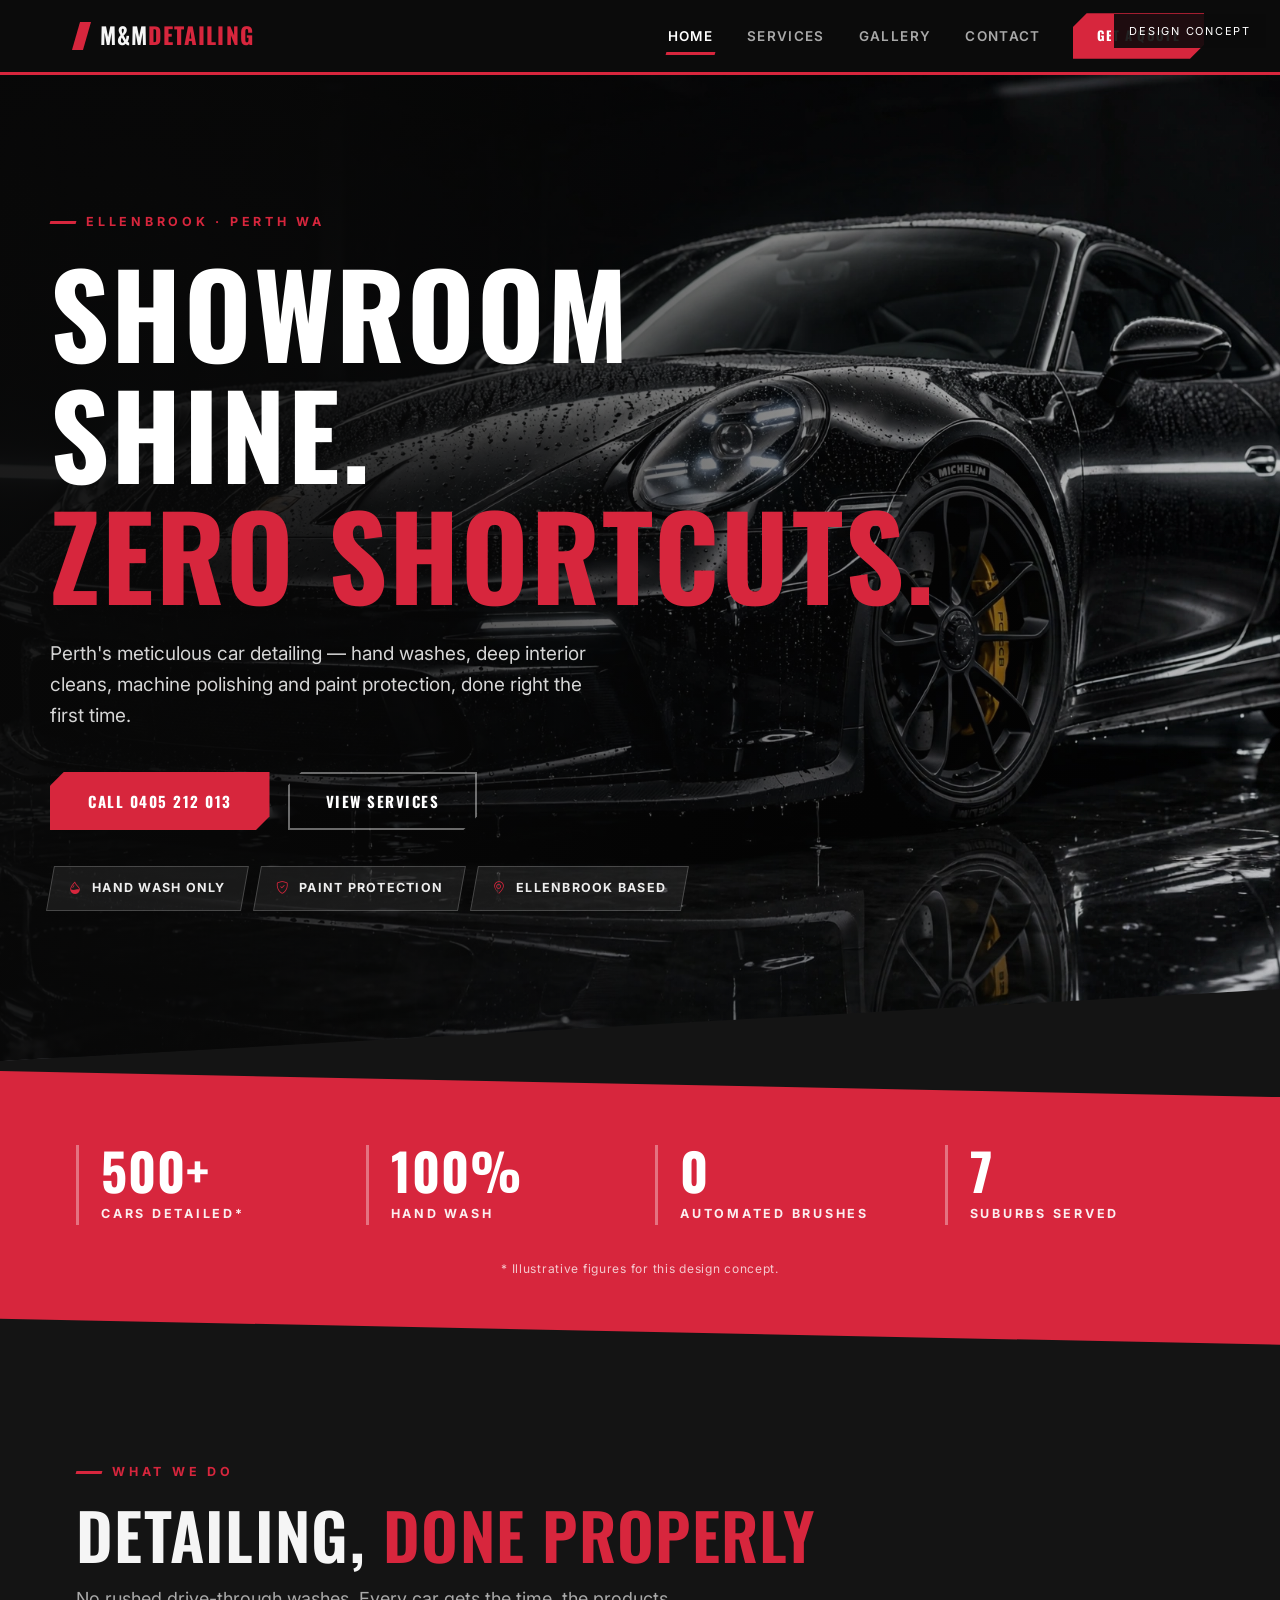
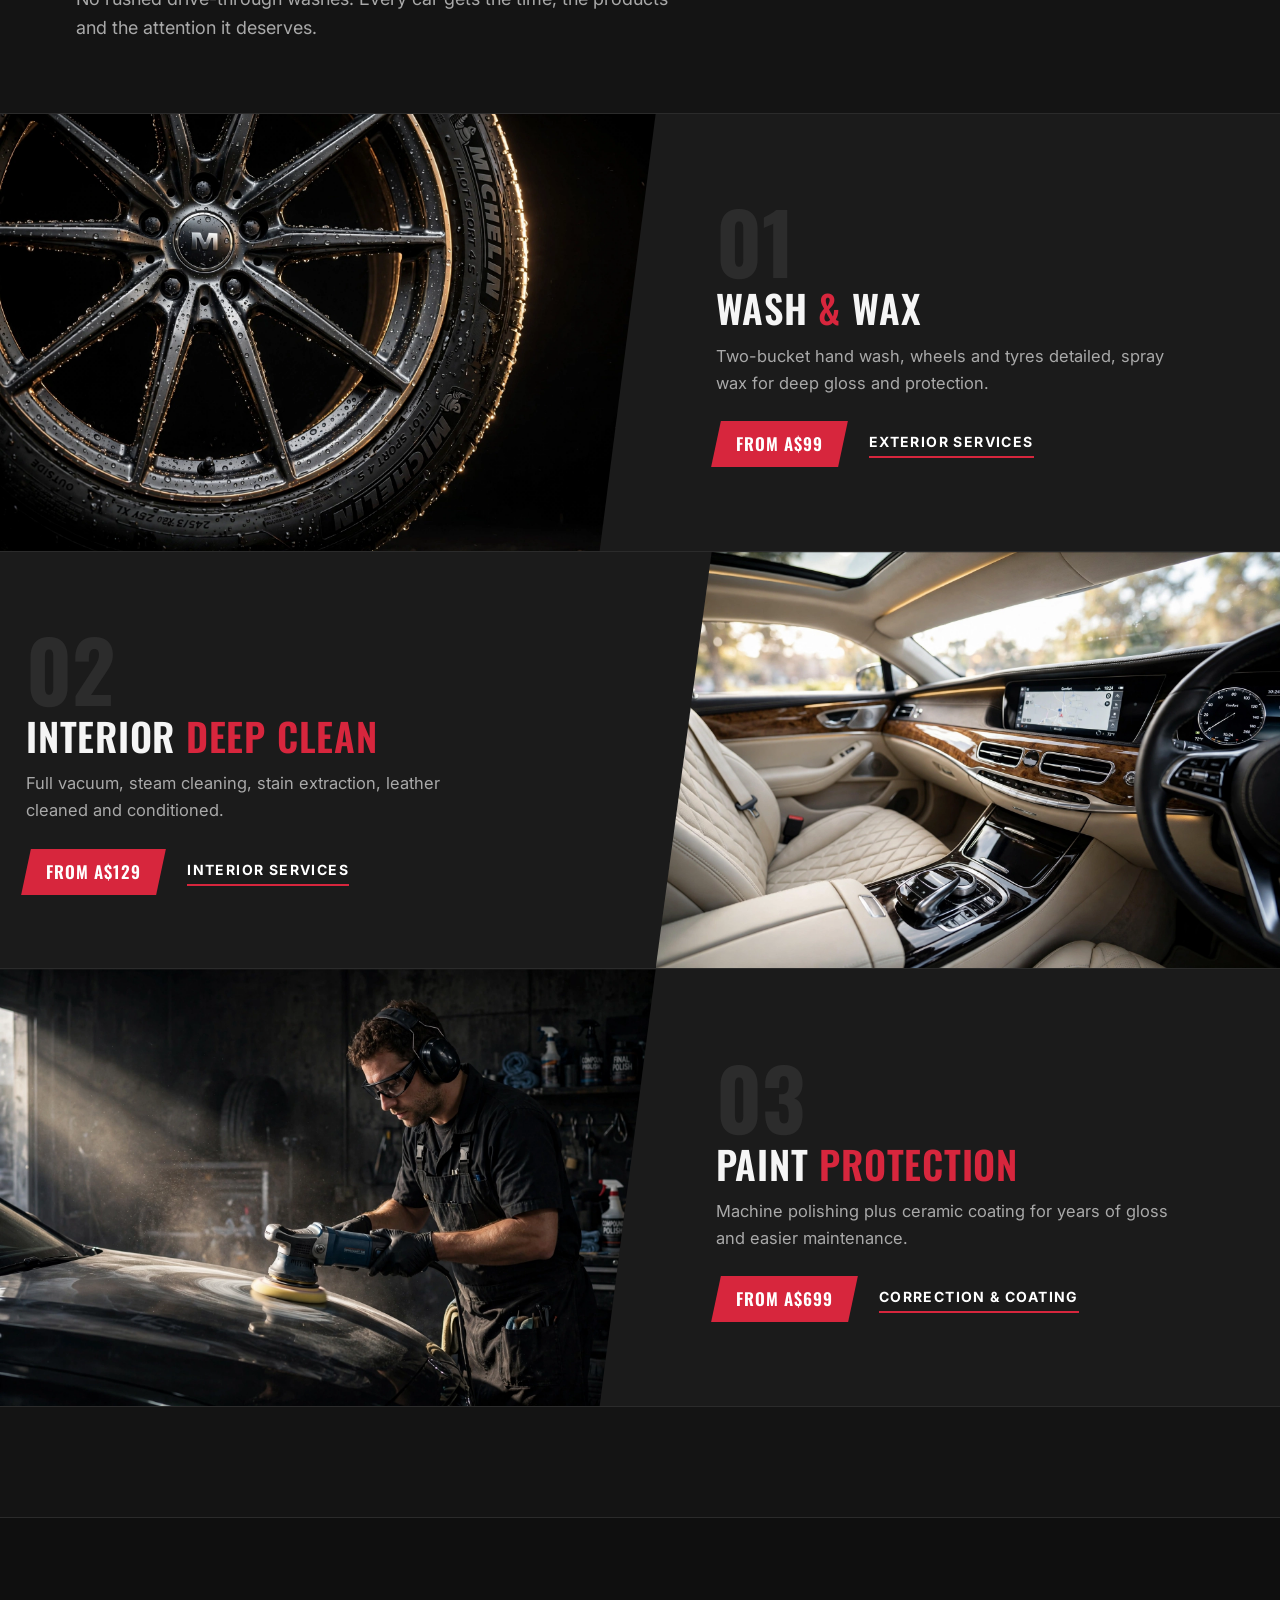
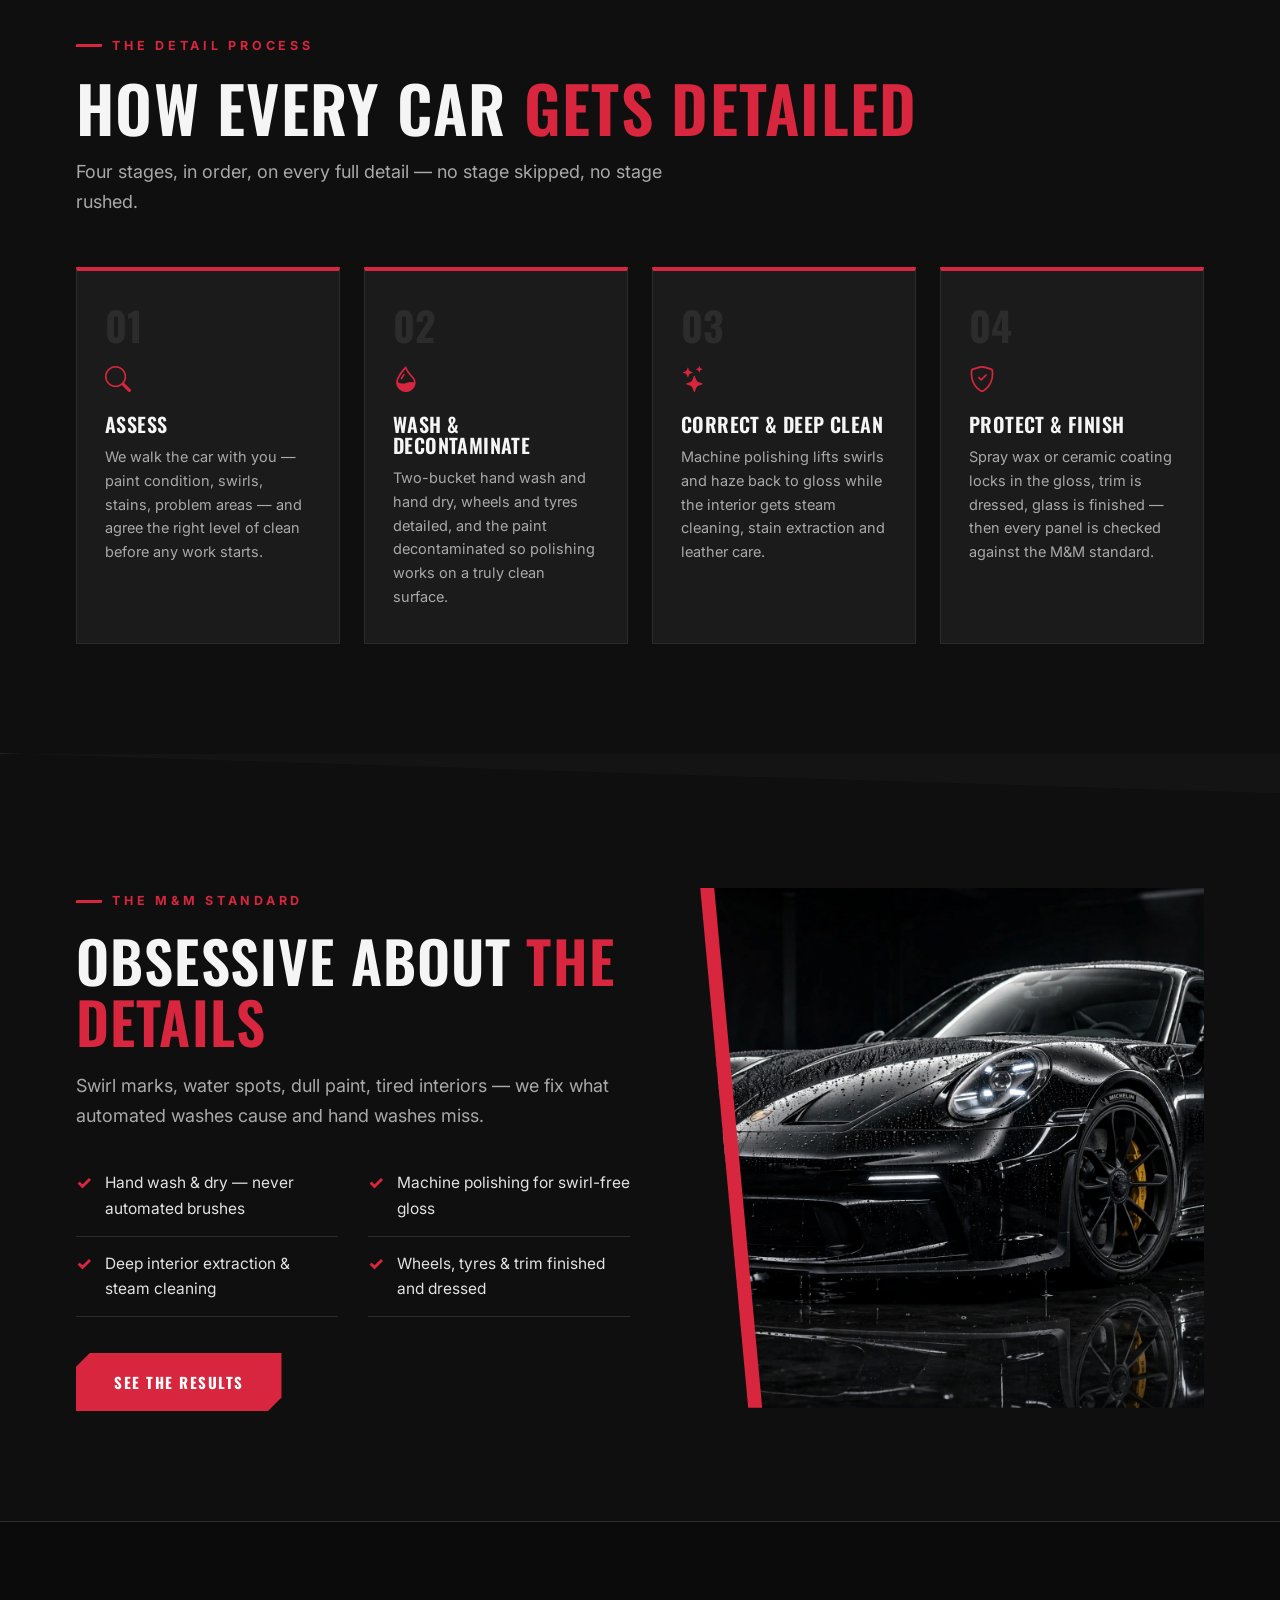
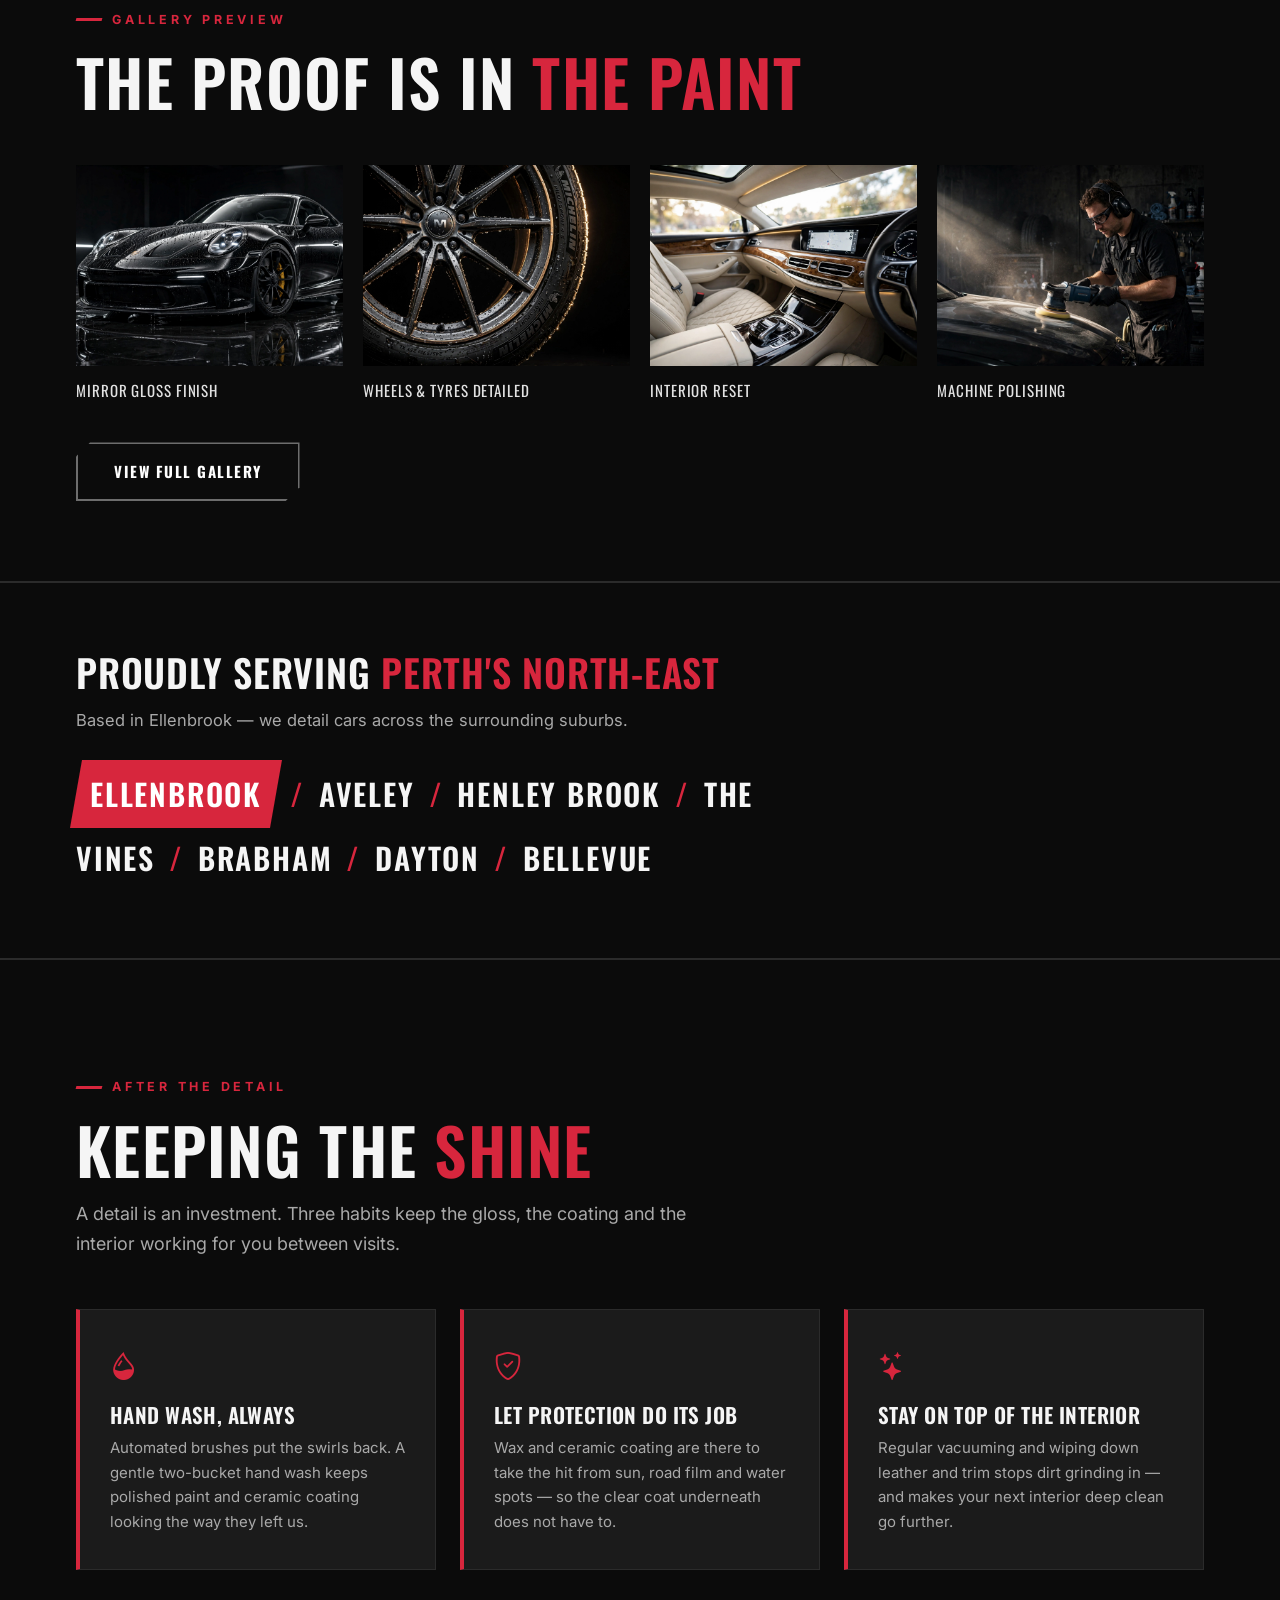
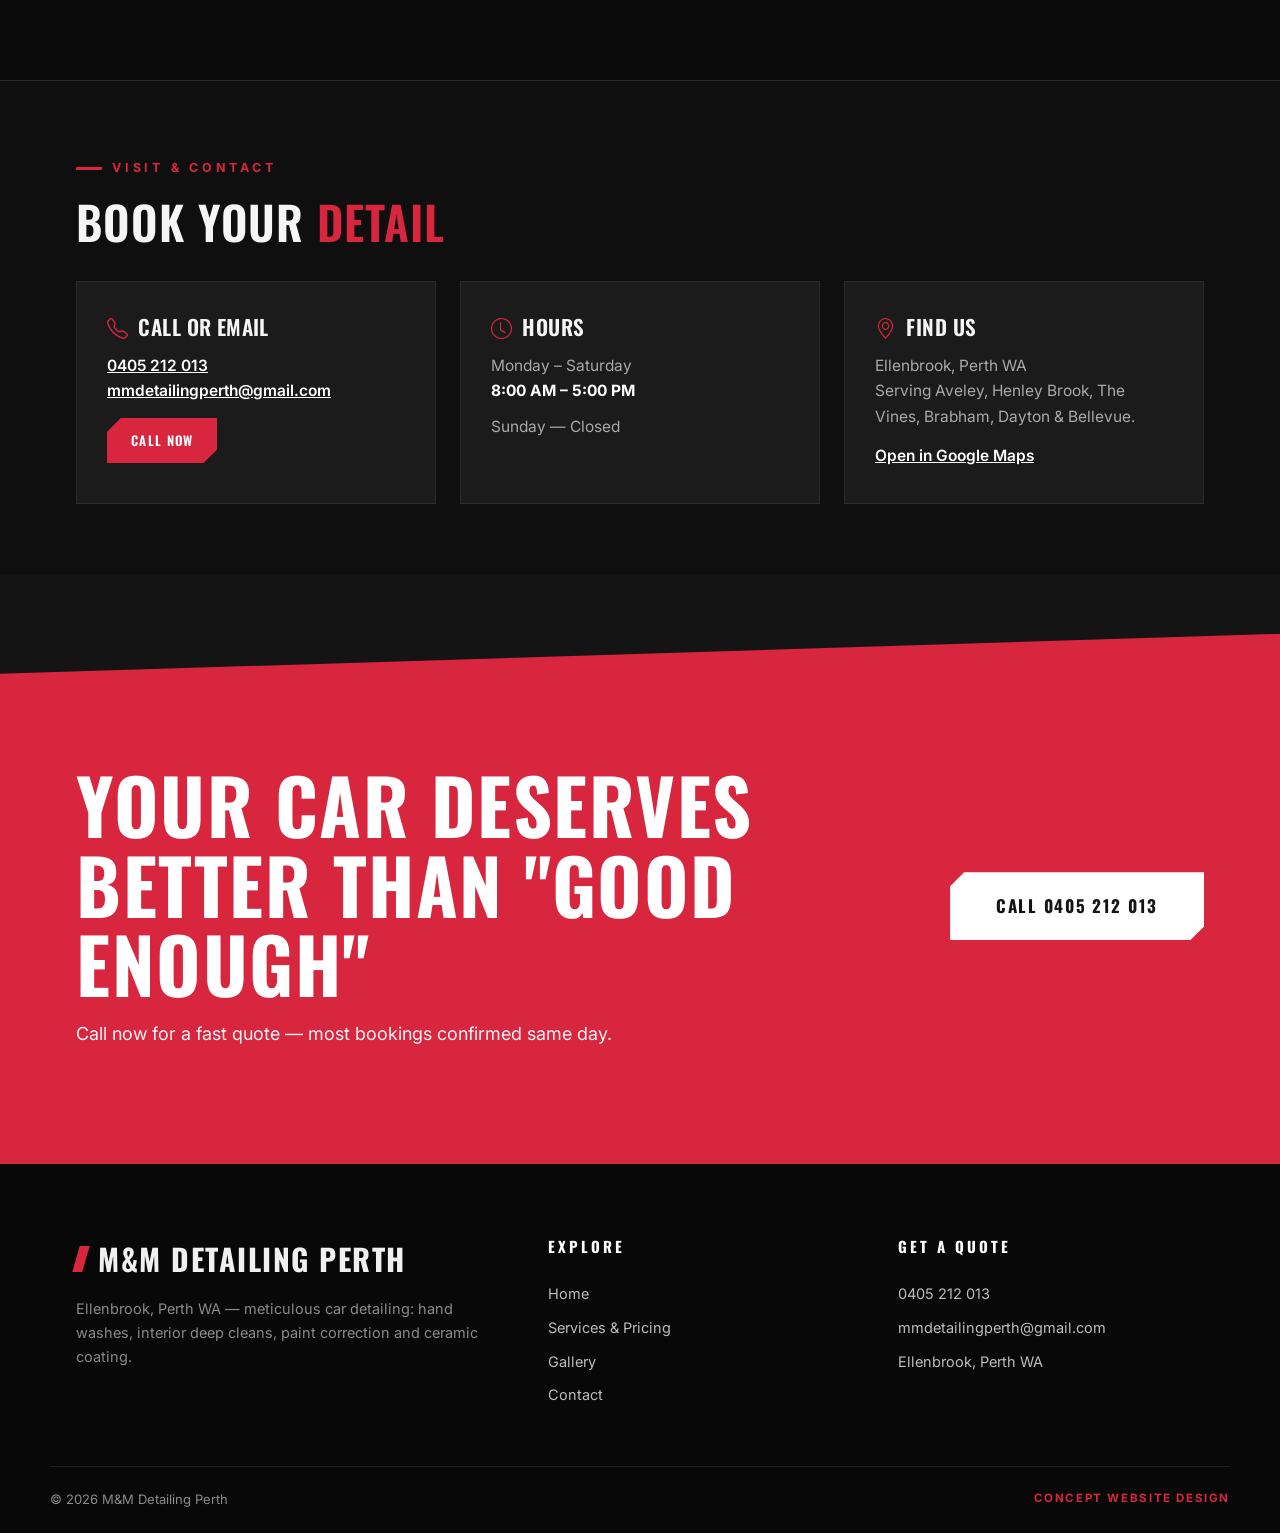
<file: index.html>
<!DOCTYPE html>
<html lang="en">
<head>
<meta charset="UTF-8">
<meta name="viewport" content="width=device-width, initial-scale=1.0">
<title>M&amp;M Detailing Perth — Car Detailing in Ellenbrook, WA</title>
<meta name="description" content="M&M Detailing Perth — professional car detailing in Ellenbrook, WA. Exterior wash & wax, interior deep cleans, full details and paint protection. Call 0405 212 013.">
<link rel="preconnect" href="https://fonts.googleapis.com">
<link rel="preconnect" href="https://fonts.gstatic.com" crossorigin>
<link href="https://fonts.googleapis.com/css2?family=Oswald:wght@500;600;700&family=Inter:wght@400;500;600;700&display=swap" rel="stylesheet">
<link rel="stylesheet" href="https://cdn.jsdelivr.net/npm/bootstrap-icons@1.11.3/font/bootstrap-icons.min.css">
<link rel="stylesheet" href="styles.css">
</head>
<body>
<div class="concept">Design concept</div>

<header class="site">
  <div class="wrap nav">
    <a class="brand" href="index.html">M&amp;M <em>Detailing</em></a>
    <nav class="nav-links" id="site-nav">
      <a class="page active" href="index.html">Home</a>
      <a class="page" href="services.html">Services</a>
      <a class="page" href="gallery.html">Gallery</a>
      <a class="page" href="contact.html">Contact</a>
      <a class="btn small" href="tel:+61405212013">Get a Quote</a>
    </nav>
    <button class="nav-toggle" type="button" aria-label="Open menu" aria-expanded="false" aria-controls="site-nav"><i class="bi bi-list"></i></button>
  </div>
</header>

<section class="hero">
  <img src="images/hero.webp" alt="Glossy black car after a professional detail by M&M Detailing Perth">
  <div class="wrap hero-inner">
    <span class="kicker">Ellenbrook · Perth WA</span>
    <h1>Showroom shine.<br><span class="accent">Zero shortcuts.</span></h1>
    <p>Perth's meticulous car detailing — hand washes, deep interior cleans, machine polishing and paint protection, done right the first time.</p>
    <div class="hero-cta">
      <a class="btn" href="tel:+61405212013">Call 0405 212 013</a>
      <a class="btn ghost" href="services.html">View Services</a>
    </div>
    <div class="badges">
      <span class="badge"><i class="bi bi-droplet-half"></i><span>Hand wash only</span></span>
      <span class="badge"><i class="bi bi-shield-check"></i><span>Paint protection</span></span>
      <span class="badge"><i class="bi bi-geo-alt"></i><span>Ellenbrook based</span></span>
    </div>
  </div>
</section>

<div class="stats">
  <div class="wrap">
    <div class="stat"><div class="n">500+</div><div class="l">Cars detailed*</div></div>
    <div class="stat"><div class="n">100%</div><div class="l">Hand wash</div></div>
    <div class="stat"><div class="n">0</div><div class="l">Automated brushes</div></div>
    <div class="stat"><div class="n">7</div><div class="l">Suburbs served</div></div>
  </div>
  <div class="stats-note">* Illustrative figures for this design concept.</div>
</div>

<section class="sec">
  <div class="rows-head">
    <span class="kicker">What we do</span>
    <h2>Detailing, <span class="accent">done properly</span></h2>
    <p>No rushed drive-through washes. Every car gets the time, the products and the attention it deserves.</p>
  </div>

  <div class="srow">
    <div class="rimg"><img src="images/wheel.webp" alt="Alloy wheel detailed by M&M Detailing Perth"></div>
    <div class="rbody">
      <div class="num">01</div>
      <h3>Wash <span class="accent">&amp;</span> Wax</h3>
      <p>Two-bucket hand wash, wheels and tyres detailed, spray wax for deep gloss and protection.</p>
      <div class="rowfoot"><span class="tag"><span>from A$99</span></span><a class="rowlink" href="services.html">Exterior services</a></div>
    </div>
  </div>

  <div class="srow flip">
    <div class="rimg"><img src="images/interior.webp" alt="Interior deep cleaned by M&M Detailing Perth"></div>
    <div class="rbody">
      <div class="num">02</div>
      <h3>Interior <span class="accent">Deep Clean</span></h3>
      <p>Full vacuum, steam cleaning, stain extraction, leather cleaned and conditioned.</p>
      <div class="rowfoot"><span class="tag"><span>from A$129</span></span><a class="rowlink" href="services.html">Interior services</a></div>
    </div>
  </div>

  <div class="srow">
    <div class="rimg"><img src="images/polishing.webp" alt="Machine polishing at M&M Detailing Perth"></div>
    <div class="rbody">
      <div class="num">03</div>
      <h3>Paint <span class="accent">Protection</span></h3>
      <p>Machine polishing plus ceramic coating for years of gloss and easier maintenance.</p>
      <div class="rowfoot"><span class="tag"><span>from A$699</span></span><a class="rowlink" href="services.html">Correction &amp; coating</a></div>
    </div>
  </div>
</section>

<section class="sec process-sec">
  <div class="wrap">
    <div class="rows-head" style="margin:0 0 50px;padding:0">
      <span class="kicker">The Detail Process</span>
      <h2>How every car <span class="accent">gets detailed</span></h2>
      <p>Four stages, in order, on every full detail — no stage skipped, no stage rushed.</p>
    </div>
    <div class="proc-grid">
      <div class="proc"><div class="pnum">01</div><i class="bi bi-search"></i><h3>Assess</h3><p>We walk the car with you — paint condition, swirls, stains, problem areas — and agree the right level of clean before any work starts.</p></div>
      <div class="proc"><div class="pnum">02</div><i class="bi bi-droplet-half"></i><h3>Wash &amp; Decontaminate</h3><p>Two-bucket hand wash and hand dry, wheels and tyres detailed, and the paint decontaminated so polishing works on a truly clean surface.</p></div>
      <div class="proc"><div class="pnum">03</div><i class="bi bi-stars"></i><h3>Correct &amp; Deep Clean</h3><p>Machine polishing lifts swirls and haze back to gloss while the interior gets steam cleaning, stain extraction and leather care.</p></div>
      <div class="proc"><div class="pnum">04</div><i class="bi bi-shield-check"></i><h3>Protect &amp; Finish</h3><p>Spray wax or ceramic coating locks in the gloss, trim is dressed, glass is finished — then every panel is checked against the M&amp;M standard.</p></div>
    </div>
  </div>
</section>

<section class="standard">
  <div class="wrap">
    <div>
      <span class="kicker">The M&amp;M standard</span>
      <h2>Obsessive about <span class="accent">the details</span></h2>
      <p class="lede">Swirl marks, water spots, dull paint, tired interiors — we fix what automated washes cause and hand washes miss.</p>
      <ul class="checklist">
        <li><span class="tick">✓</span> Hand wash &amp; dry — never automated brushes</li>
        <li><span class="tick">✓</span> Machine polishing for swirl-free gloss</li>
        <li><span class="tick">✓</span> Deep interior extraction &amp; steam cleaning</li>
        <li><span class="tick">✓</span> Wheels, tyres &amp; trim finished and dressed</li>
      </ul>
      <a class="btn" href="gallery.html">See the results</a>
    </div>
    <div class="std-frame"><img src="images/hero.webp" alt="Glossy detailed car by M&M Detailing Perth"></div>
  </div>
</section>

<section class="sec" style="background:#0B0B0B;border-top:1px solid var(--line);border-bottom:1px solid var(--line);padding-top:80px;padding-bottom:80px">
  <div class="wrap">
    <div class="rows-head" style="margin:0 0 50px;padding:0">
      <span class="kicker">Gallery Preview</span>
      <h2>The proof is in <span class="accent">the paint</span></h2>
    </div>
    <div class="gprev">
      <figure><img src="images/hero.webp" alt="Glossy black car after a detail by M&M Detailing Perth"><figcaption>Mirror gloss finish</figcaption></figure>
      <figure><img src="images/wheel.webp" alt="Alloy wheel detailed by M&M Detailing Perth"><figcaption>Wheels &amp; tyres detailed</figcaption></figure>
      <figure><img src="images/interior.webp" alt="Interior deep cleaned by M&M Detailing Perth"><figcaption>Interior reset</figcaption></figure>
      <figure><img src="images/polishing.webp" alt="Machine polishing at M&M Detailing Perth"><figcaption>Machine polishing</figcaption></figure>
    </div>
    <div style="margin-top:40px"><a class="btn ghost" href="gallery.html">View Full Gallery</a></div>
  </div>
</section>

<section class="area">
  <div class="wrap">
    <h2>Proudly serving <span class="accent">Perth's north-east</span></h2>
    <p>Based in Ellenbrook — we detail cars across the surrounding suburbs.</p>
    <div class="suburbs">
      <span class="hot"><span>Ellenbrook</span></span><span class="sep">/</span>Aveley<span class="sep">/</span>Henley Brook<span class="sep">/</span>The Vines<span class="sep">/</span>Brabham<span class="sep">/</span>Dayton<span class="sep">/</span>Bellevue
    </div>
  </div>
</section>


<section class="sec care-sec">
  <div class="wrap">
    <div class="rows-head" style="margin:0 0 50px;padding:0">
      <span class="kicker">After the Detail</span>
      <h2>Keeping the <span class="accent">shine</span></h2>
      <p>A detail is an investment. Three habits keep the gloss, the coating and the interior working for you between visits.</p>
    </div>
    <div class="care-grid">
      <div class="care-card"><i class="bi bi-droplet-half"></i><h3>Hand wash, always</h3><p>Automated brushes put the swirls back. A gentle two-bucket hand wash keeps polished paint and ceramic coating looking the way they left us.</p></div>
      <div class="care-card"><i class="bi bi-shield-check"></i><h3>Let protection do its job</h3><p>Wax and ceramic coating are there to take the hit from sun, road film and water spots — so the clear coat underneath does not have to.</p></div>
      <div class="care-card"><i class="bi bi-stars"></i><h3>Stay on top of the interior</h3><p>Regular vacuuming and wiping down leather and trim stops dirt grinding in — and makes your next interior deep clean go further.</p></div>
    </div>
  </div>
</section>

<section class="sec" style="background:var(--bg2);border-top:1px solid var(--line);padding-top:70px;padding-bottom:70px">
  <div class="wrap">
    <span class="kicker">Visit &amp; Contact</span>
    <h2 style="font-size:clamp(30px,3.6vw,46px);margin-bottom:36px">Book your <span class="accent" style="color:var(--red)">detail</span></h2>
    <div class="visit-grid">
      <div class="visit-card"><h3><i class="bi bi-telephone"></i>Call or Email</h3><p><a href="tel:+61405212013">0405 212 013</a><br><a href="mailto:mmdetailingperth@gmail.com">mmdetailingperth@gmail.com</a></p><p style="margin-top:14px"><a class="btn small" href="tel:+61405212013">Call Now</a></p></div>
      <div class="visit-card"><h3><i class="bi bi-clock"></i>Hours</h3><p>Monday – Saturday<br><strong style="color:#fff">8:00 AM – 5:00 PM</strong></p><p style="margin-top:10px">Sunday — Closed</p></div>
      <div class="visit-card"><h3><i class="bi bi-geo-alt"></i>Find Us</h3><p>Ellenbrook, Perth WA<br>Serving Aveley, Henley Brook, The Vines, Brabham, Dayton &amp; Bellevue.</p><p style="margin-top:14px"><a href="https://www.google.com/maps/search/?api=1&query=M%26M+Detailing+Perth+Ellenbrook+WA" target="_blank" rel="noopener">Open in Google Maps</a></p></div>
    </div>
  </div>
</section>

<section class="cta">
  <div class="wrap">
    <div>
      <h2>Your car deserves better than "good enough"</h2>
      <p>Call now for a fast quote — most bookings confirmed same day.</p>
    </div>
    <a class="btn light" href="tel:+61405212013">Call 0405 212 013</a>
  </div>
</section>

<footer class="site">
  <div class="wrap foot-grid">
    <div>
      <div class="fbrand">M&amp;M Detailing Perth</div>
      <p>Ellenbrook, Perth WA — meticulous car detailing: hand washes, interior deep cleans, paint correction and ceramic coating.</p>
    </div>
    <div>
      <h4>Explore</h4>
      <a href="index.html">Home</a>
      <a href="services.html">Services &amp; Pricing</a>
      <a href="gallery.html">Gallery</a>
      <a href="contact.html">Contact</a>
    </div>
    <div class="foot-contact">
      <h4>Get a quote</h4>
      <a href="tel:+61405212013">0405 212 013</a>
      <a href="mailto:mmdetailingperth@gmail.com">mmdetailingperth@gmail.com</a>
      <a href="https://www.google.com/maps/search/?api=1&query=M%26M+Detailing+Perth+Ellenbrook+WA" target="_blank" rel="noopener">Ellenbrook, Perth WA</a>
    </div>
  </div>
  <div class="wrap foot-bottom">
    <span>© 2026 M&amp;M Detailing Perth</span>
    <span class="red">Concept website design</span>
  </div>
</footer>
<script>
(function(){
  var btn=document.querySelector('.nav-toggle');
  var nav=document.querySelector('nav.nav-links');
  if(!btn||!nav){return}
  btn.addEventListener('click',function(){
    var open=nav.classList.toggle('open');
    btn.setAttribute('aria-expanded',open?'true':'false');
    btn.setAttribute('aria-label',open?'Close menu':'Open menu');
    var icon=btn.querySelector('i');
    if(icon){icon.classList.toggle('bi-list',!open);icon.classList.toggle('bi-x',open)}
  });
})();
</script>
</body>
</html>
</file>
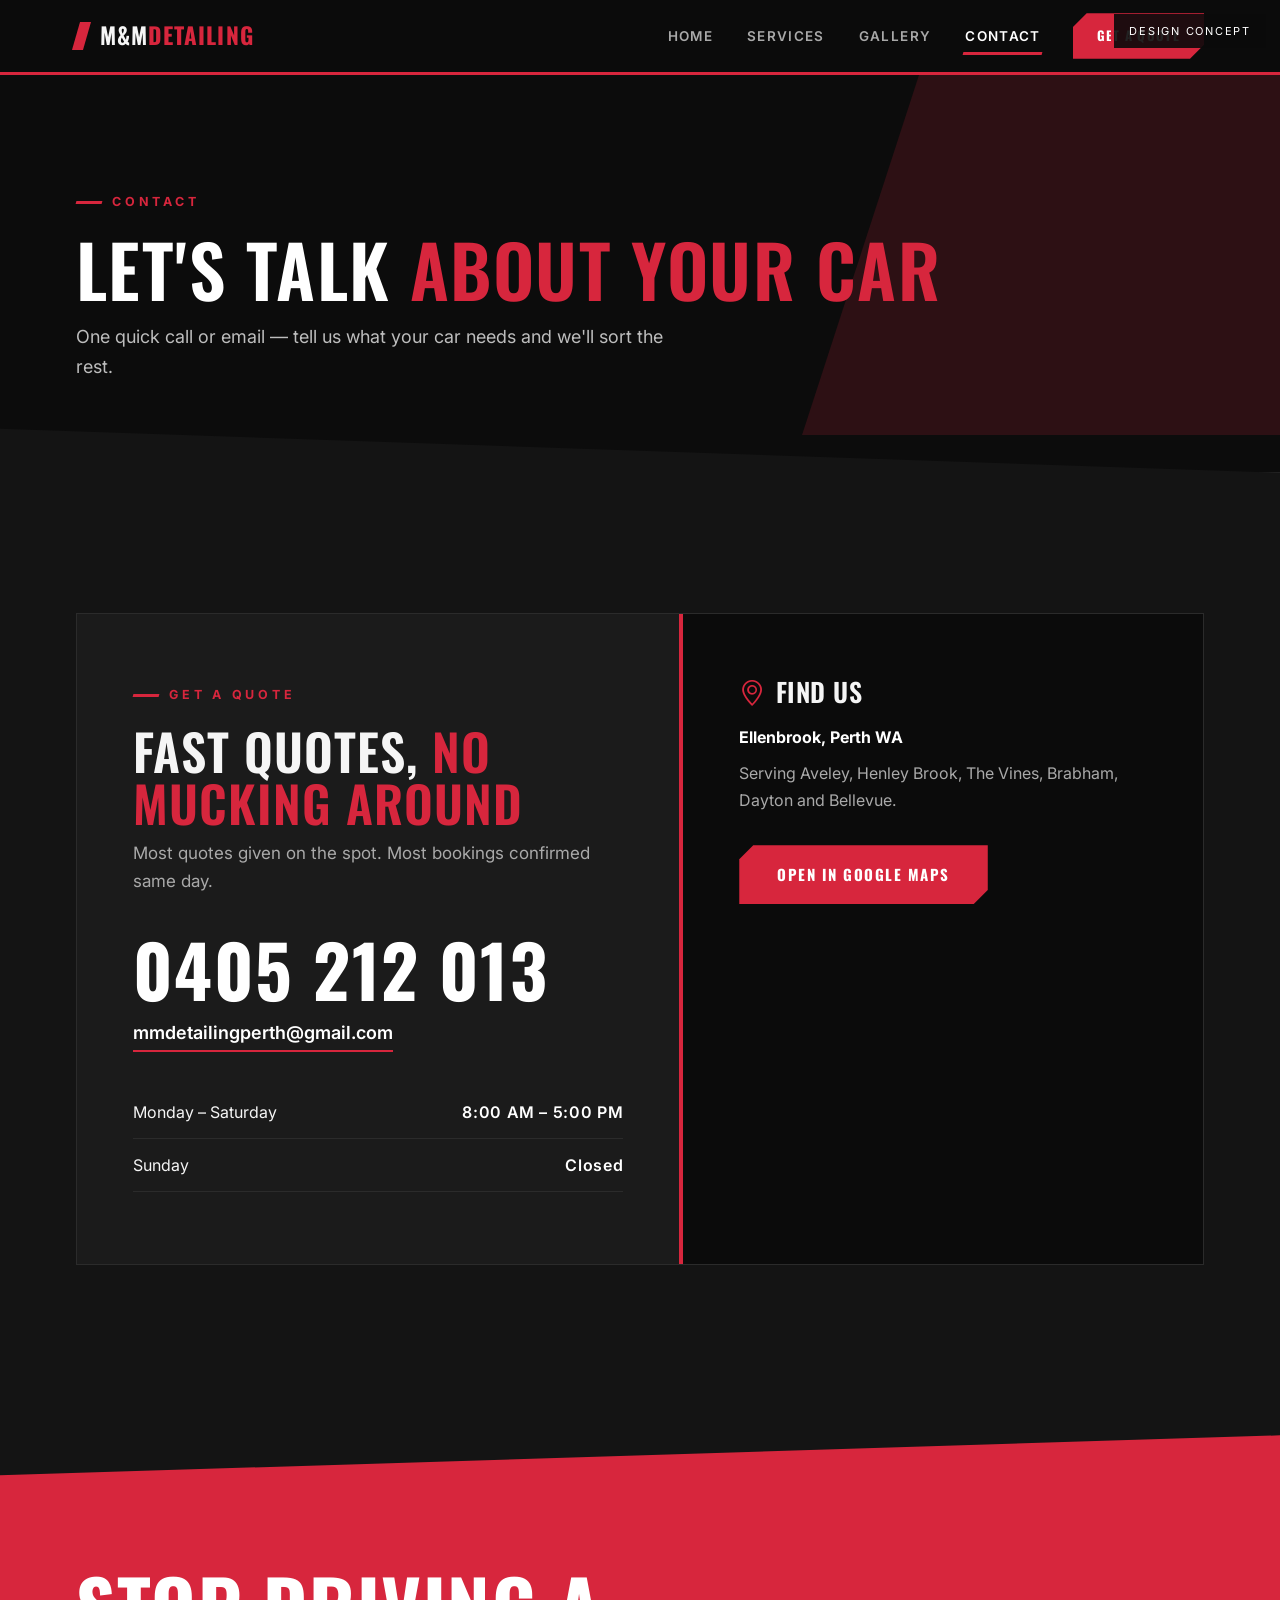
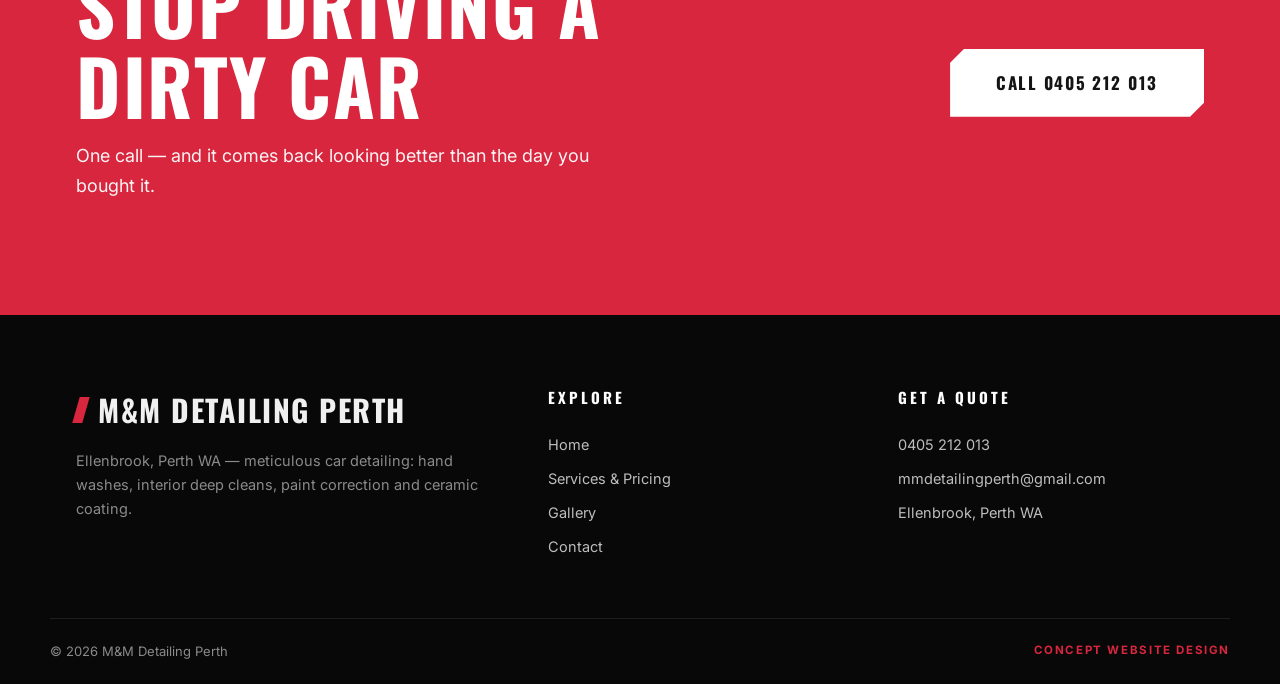
<file: contact.html>
<!DOCTYPE html>
<html lang="en">
<head>
<meta charset="UTF-8">
<meta name="viewport" content="width=device-width, initial-scale=1.0">
<title>Contact — M&amp;M Detailing Perth</title>
<meta name="description" content="Contact M&M Detailing Perth in Ellenbrook, WA. Call 0405 212 013 or email mmdetailingperth@gmail.com for a fast detailing quote.">
<link rel="preconnect" href="https://fonts.googleapis.com">
<link rel="preconnect" href="https://fonts.gstatic.com" crossorigin>
<link href="https://fonts.googleapis.com/css2?family=Oswald:wght@500;600;700&family=Inter:wght@400;500;600;700&display=swap" rel="stylesheet">
<link rel="stylesheet" href="https://cdn.jsdelivr.net/npm/bootstrap-icons@1.11.3/font/bootstrap-icons.min.css">
<link rel="stylesheet" href="styles.css">
</head>
<body>
<div class="concept">Design concept</div>

<header class="site">
  <div class="wrap nav">
    <a class="brand" href="index.html">M&amp;M <em>Detailing</em></a>
    <nav class="nav-links" id="site-nav">
      <a class="page" href="index.html">Home</a>
      <a class="page" href="services.html">Services</a>
      <a class="page" href="gallery.html">Gallery</a>
      <a class="page active" href="contact.html">Contact</a>
      <a class="btn small" href="tel:+61405212013">Get a Quote</a>
    </nav>
    <button class="nav-toggle" type="button" aria-label="Open menu" aria-expanded="false" aria-controls="site-nav"><i class="bi bi-list"></i></button>
  </div>
</header>

<div class="page-hero">
  <div class="wrap">
    <span class="kicker">Contact</span>
    <h1>Let's talk <span class="accent">about your car</span></h1>
    <p>One quick call or email — tell us what your car needs and we'll sort the rest.</p>
  </div>
</div>

<section class="sec" style="padding-top:70px">
  <div class="wrap">
    <div class="contact-grid">
      <div class="c-main">
        <span class="kicker">Get a quote</span>
        <h2>Fast quotes, <span class="accent">no mucking around</span></h2>
        <p class="sub">Most quotes given on the spot. Most bookings confirmed same day.</p>
        <a class="big-phone" href="tel:+61405212013">0405 212 013</a><br>
        <a class="mail-link" href="mailto:mmdetailingperth@gmail.com">mmdetailingperth@gmail.com</a>
        <div class="hours">
          <div><span>Monday – Saturday</span><span>8:00 AM – 5:00 PM</span></div>
          <div><span>Sunday</span><span>Closed</span></div>
        </div>
      </div>
      <div class="c-side">
        <h3><i class="bi bi-geo-alt"></i>Find us</h3>
        <p><strong style="color:#fff">Ellenbrook, Perth WA</strong></p>
        <p>Serving Aveley, Henley Brook, The Vines, Brabham, Dayton and Bellevue.</p>
        <a class="btn" href="https://www.google.com/maps/search/?api=1&query=M%26M+Detailing+Perth+Ellenbrook+WA" target="_blank" rel="noopener">Open in Google Maps</a>
      </div>
    </div>
  </div>
</section>

<section class="cta">
  <div class="wrap">
    <div>
      <h2>Stop driving a dirty car</h2>
      <p>One call — and it comes back looking better than the day you bought it.</p>
    </div>
    <a class="btn light" href="tel:+61405212013">Call 0405 212 013</a>
  </div>
</section>

<footer class="site">
  <div class="wrap foot-grid">
    <div>
      <div class="fbrand">M&amp;M Detailing Perth</div>
      <p>Ellenbrook, Perth WA — meticulous car detailing: hand washes, interior deep cleans, paint correction and ceramic coating.</p>
    </div>
    <div>
      <h4>Explore</h4>
      <a href="index.html">Home</a>
      <a href="services.html">Services &amp; Pricing</a>
      <a href="gallery.html">Gallery</a>
      <a href="contact.html">Contact</a>
    </div>
    <div class="foot-contact">
      <h4>Get a quote</h4>
      <a href="tel:+61405212013">0405 212 013</a>
      <a href="mailto:mmdetailingperth@gmail.com">mmdetailingperth@gmail.com</a>
      <a href="https://www.google.com/maps/search/?api=1&query=M%26M+Detailing+Perth+Ellenbrook+WA" target="_blank" rel="noopener">Ellenbrook, Perth WA</a>
    </div>
  </div>
  <div class="wrap foot-bottom">
    <span>© 2026 M&amp;M Detailing Perth</span>
    <span class="red">Concept website design</span>
  </div>
</footer>
<script>
(function(){
  var btn=document.querySelector('.nav-toggle');
  var nav=document.querySelector('nav.nav-links');
  if(!btn||!nav){return}
  btn.addEventListener('click',function(){
    var open=nav.classList.toggle('open');
    btn.setAttribute('aria-expanded',open?'true':'false');
    btn.setAttribute('aria-label',open?'Close menu':'Open menu');
    var icon=btn.querySelector('i');
    if(icon){icon.classList.toggle('bi-list',!open);icon.classList.toggle('bi-x',open)}
  });
})();
</script>
</body>
</html>
</file>
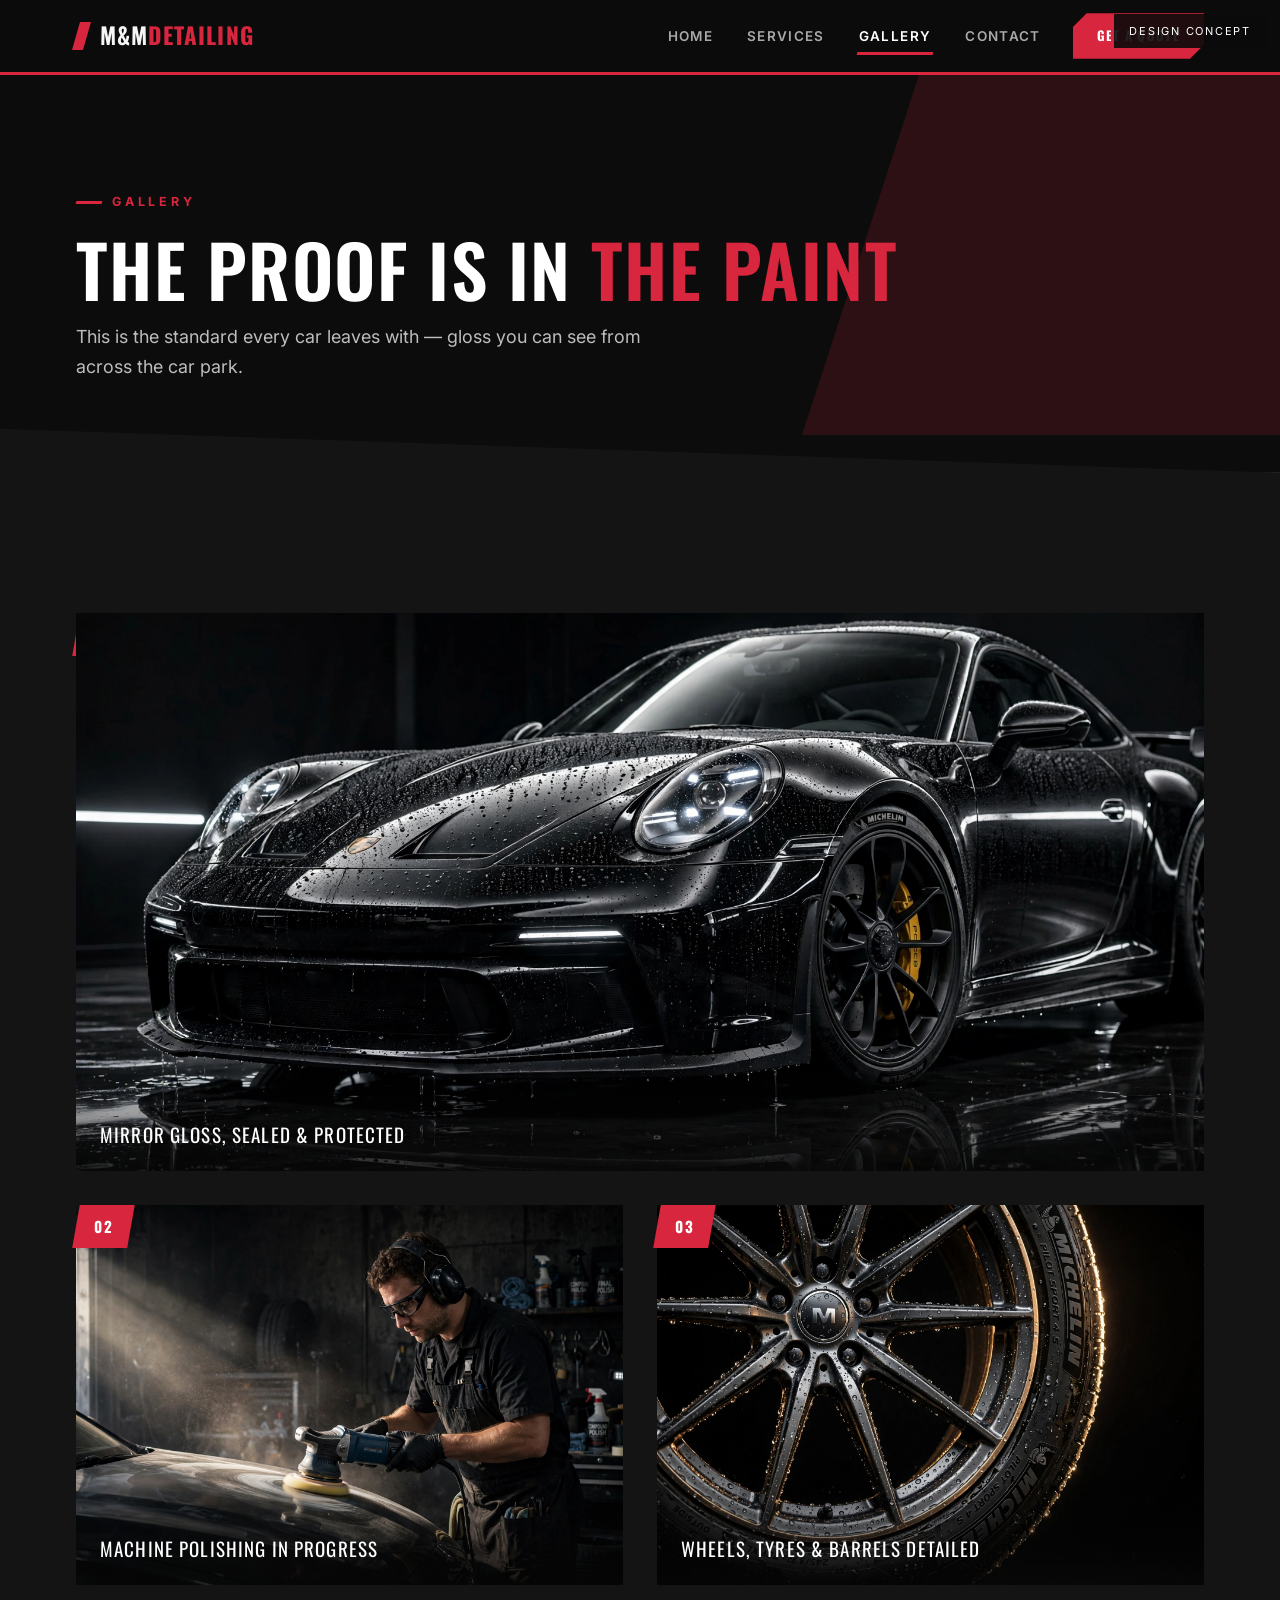
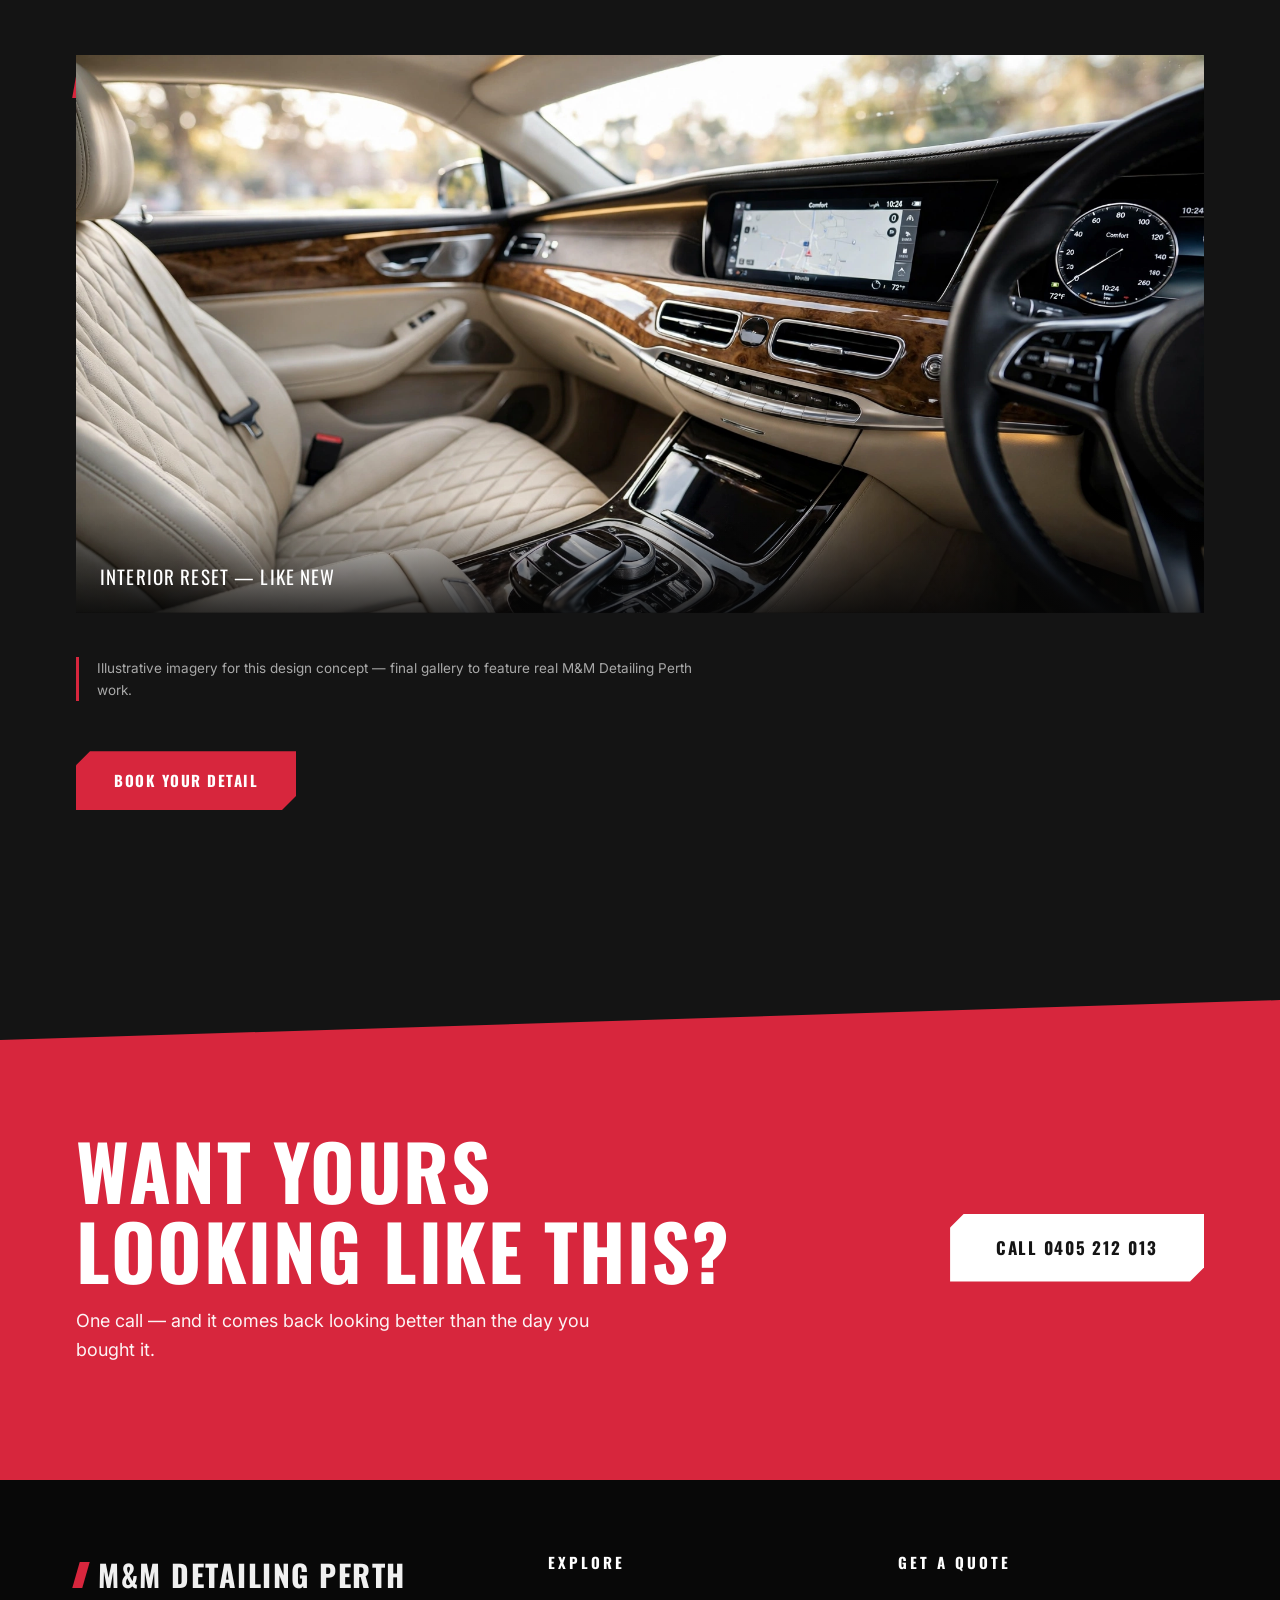
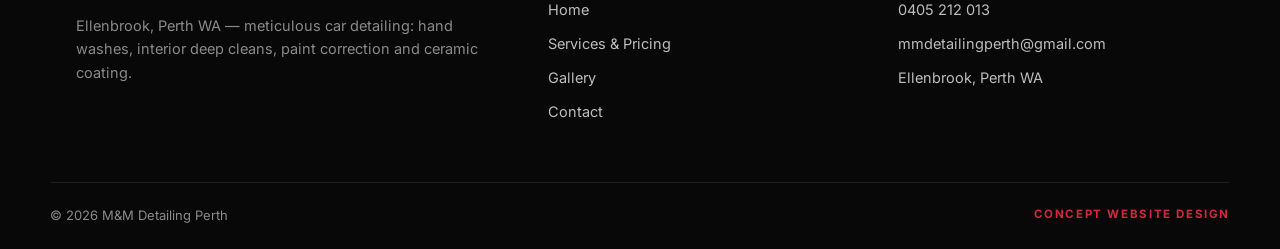
<file: gallery.html>
<!DOCTYPE html>
<html lang="en">
<head>
<meta charset="UTF-8">
<meta name="viewport" content="width=device-width, initial-scale=1.0">
<title>Gallery — M&amp;M Detailing Perth</title>
<meta name="description" content="The M&M Detailing Perth standard: gloss paint, detailed wheels, reset interiors and machine polishing in Ellenbrook, WA.">
<link rel="preconnect" href="https://fonts.googleapis.com">
<link rel="preconnect" href="https://fonts.gstatic.com" crossorigin>
<link href="https://fonts.googleapis.com/css2?family=Oswald:wght@500;600;700&family=Inter:wght@400;500;600;700&display=swap" rel="stylesheet">
<link rel="stylesheet" href="https://cdn.jsdelivr.net/npm/bootstrap-icons@1.11.3/font/bootstrap-icons.min.css">
<link rel="stylesheet" href="styles.css">
</head>
<body>
<div class="concept">Design concept</div>

<header class="site">
  <div class="wrap nav">
    <a class="brand" href="index.html">M&amp;M <em>Detailing</em></a>
    <nav class="nav-links" id="site-nav">
      <a class="page" href="index.html">Home</a>
      <a class="page" href="services.html">Services</a>
      <a class="page active" href="gallery.html">Gallery</a>
      <a class="page" href="contact.html">Contact</a>
      <a class="btn small" href="tel:+61405212013">Get a Quote</a>
    </nav>
    <button class="nav-toggle" type="button" aria-label="Open menu" aria-expanded="false" aria-controls="site-nav"><i class="bi bi-list"></i></button>
  </div>
</header>

<div class="page-hero">
  <div class="wrap">
    <span class="kicker">Gallery</span>
    <h1>The proof is in <span class="accent">the paint</span></h1>
    <p>This is the standard every car leaves with — gloss you can see from across the car park.</p>
  </div>
</div>

<section class="sec" style="padding-top:70px">
  <div class="wrap">

    <div class="g-item g-feature">
      <div class="g-idx"><span>01</span></div>
      <img src="images/hero.webp" alt="Glossy detailed black car">
      <div class="g-cap">Mirror gloss, sealed &amp; protected</div>
    </div>

    <div class="g-pair">
      <div class="g-item">
        <div class="g-idx"><span>02</span></div>
        <img src="images/polishing.webp" alt="Machine polishing in progress">
        <div class="g-cap">Machine polishing in progress</div>
      </div>
      <div class="g-item">
        <div class="g-idx"><span>03</span></div>
        <img src="images/wheel.webp" alt="Detailed alloy wheel">
        <div class="g-cap">Wheels, tyres &amp; barrels detailed</div>
      </div>
    </div>

    <div class="g-item g-feature">
      <div class="g-idx"><span>04</span></div>
      <img src="images/interior.webp" alt="Detailed car interior">
      <div class="g-cap">Interior reset — like new</div>
    </div>

    <p class="fineprint" style="margin-top:44px">Illustrative imagery for this design concept — final gallery to feature real M&amp;M Detailing Perth work.</p>

    <div class="svc-cta"><a class="btn" href="tel:+61405212013">Book your detail</a></div>

  </div>
</section>

<section class="cta">
  <div class="wrap">
    <div>
      <h2>Want yours looking like this?</h2>
      <p>One call — and it comes back looking better than the day you bought it.</p>
    </div>
    <a class="btn light" href="tel:+61405212013">Call 0405 212 013</a>
  </div>
</section>

<footer class="site">
  <div class="wrap foot-grid">
    <div>
      <div class="fbrand">M&amp;M Detailing Perth</div>
      <p>Ellenbrook, Perth WA — meticulous car detailing: hand washes, interior deep cleans, paint correction and ceramic coating.</p>
    </div>
    <div>
      <h4>Explore</h4>
      <a href="index.html">Home</a>
      <a href="services.html">Services &amp; Pricing</a>
      <a href="gallery.html">Gallery</a>
      <a href="contact.html">Contact</a>
    </div>
    <div class="foot-contact">
      <h4>Get a quote</h4>
      <a href="tel:+61405212013">0405 212 013</a>
      <a href="mailto:mmdetailingperth@gmail.com">mmdetailingperth@gmail.com</a>
      <a href="https://www.google.com/maps/search/?api=1&query=M%26M+Detailing+Perth+Ellenbrook+WA" target="_blank" rel="noopener">Ellenbrook, Perth WA</a>
    </div>
  </div>
  <div class="wrap foot-bottom">
    <span>© 2026 M&amp;M Detailing Perth</span>
    <span class="red">Concept website design</span>
  </div>
</footer>
<script>
(function(){
  var btn=document.querySelector('.nav-toggle');
  var nav=document.querySelector('nav.nav-links');
  if(!btn||!nav){return}
  btn.addEventListener('click',function(){
    var open=nav.classList.toggle('open');
    btn.setAttribute('aria-expanded',open?'true':'false');
    btn.setAttribute('aria-label',open?'Close menu':'Open menu');
    var icon=btn.querySelector('i');
    if(icon){icon.classList.toggle('bi-list',!open);icon.classList.toggle('bi-x',open)}
  });
})();
</script>
</body>
</html>
</file>
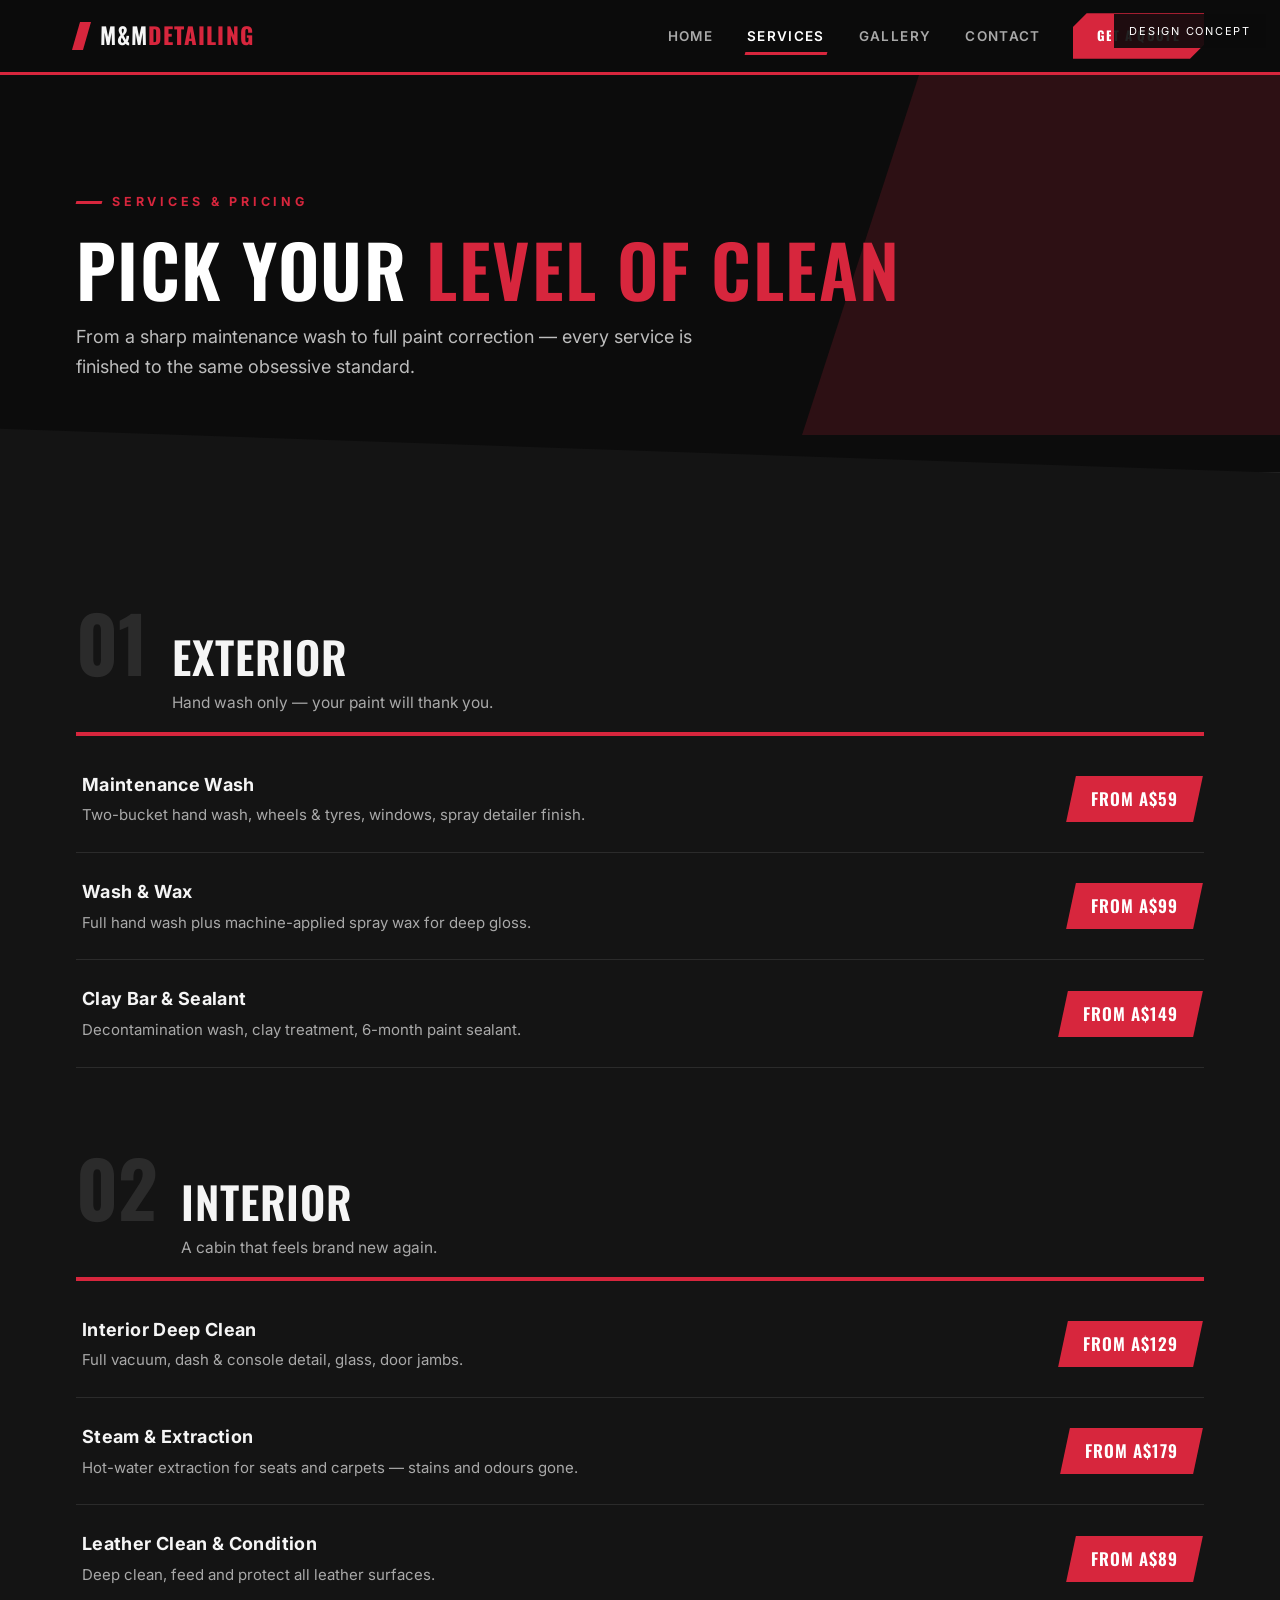
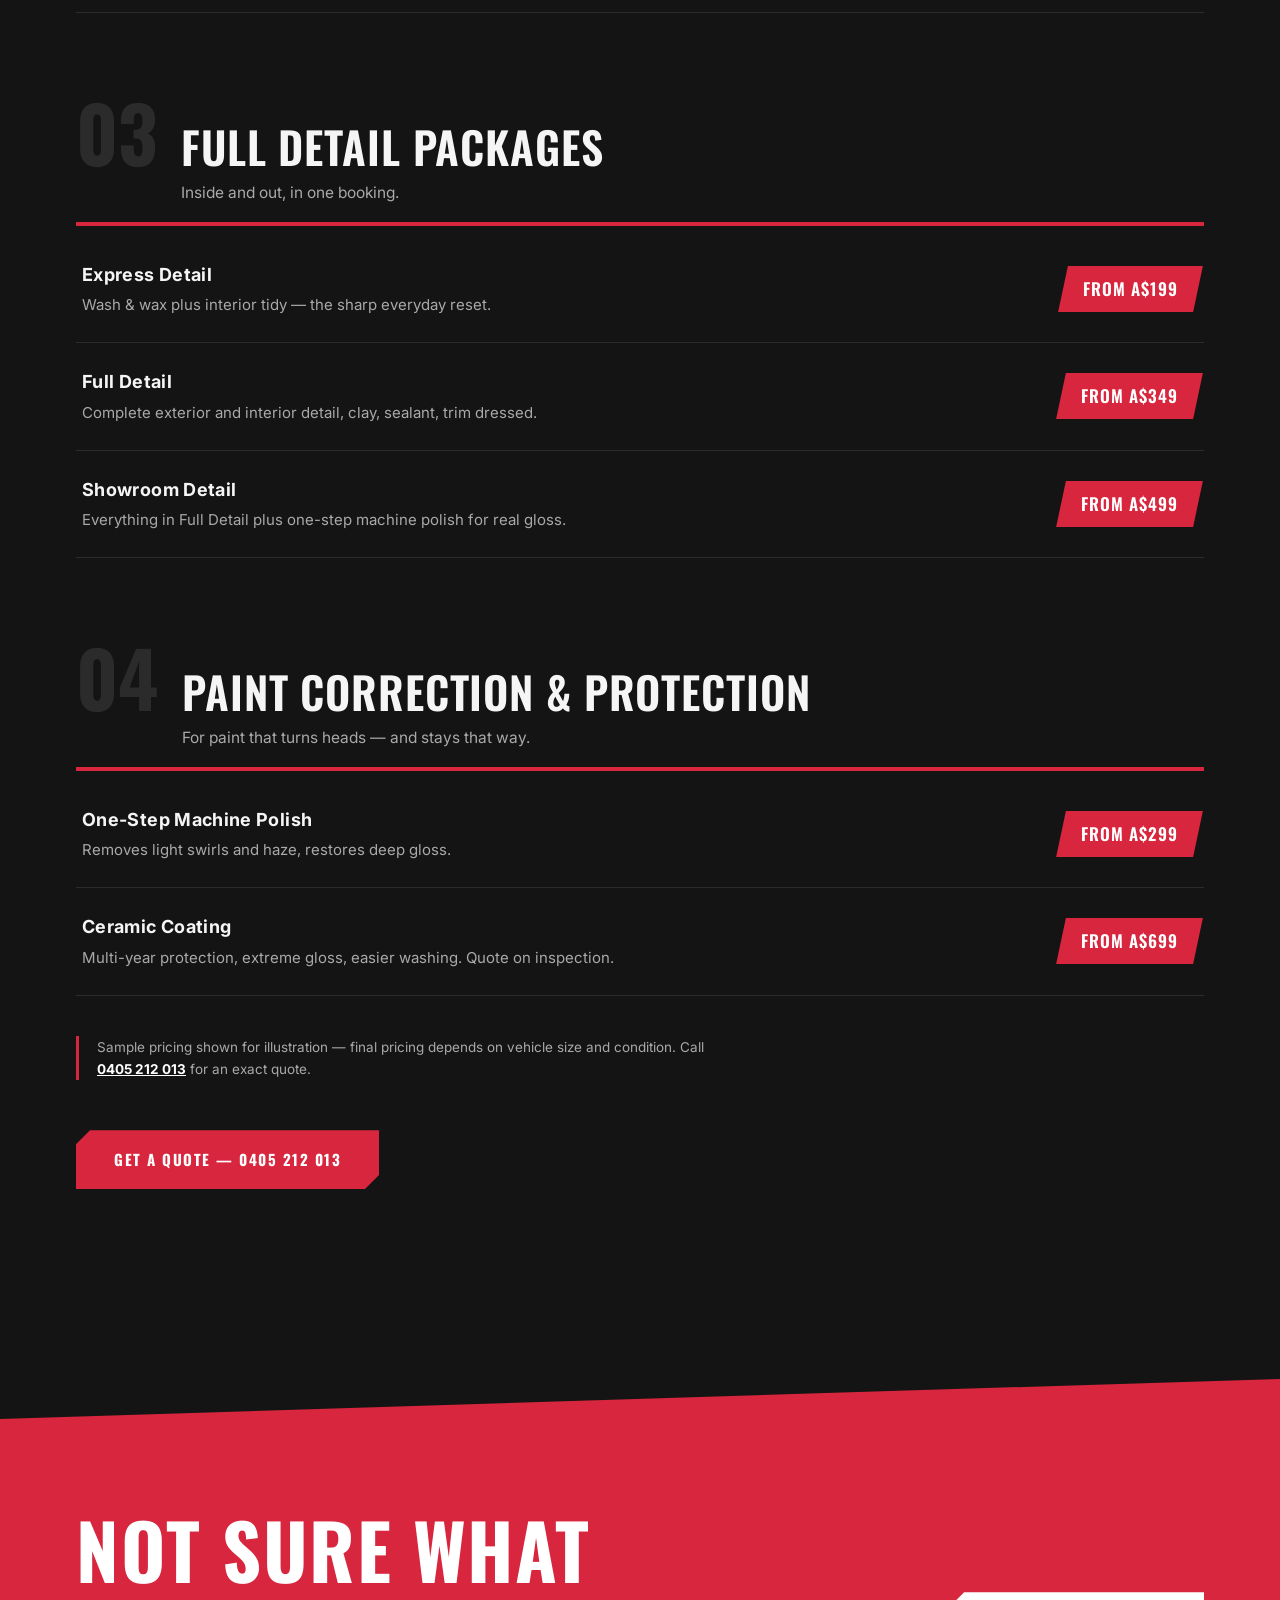
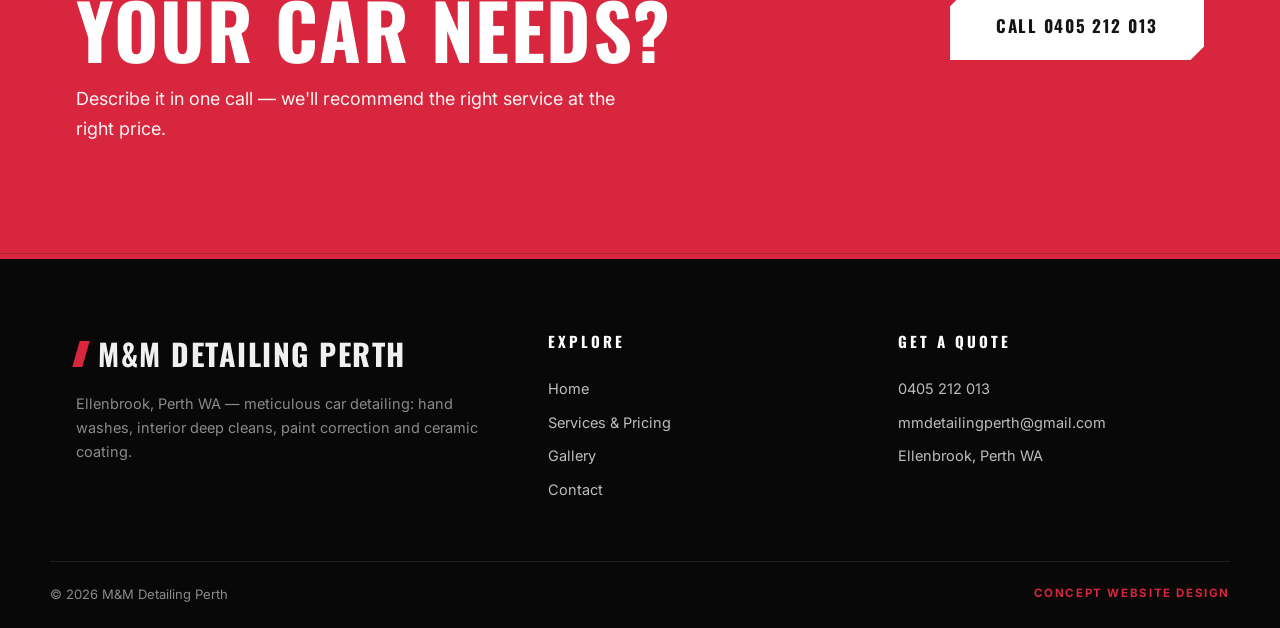
<file: services.html>
<!DOCTYPE html>
<html lang="en">
<head>
<meta charset="UTF-8">
<meta name="viewport" content="width=device-width, initial-scale=1.0">
<title>Services &amp; Pricing — M&amp;M Detailing Perth</title>
<meta name="description" content="Car detailing services and pricing in Ellenbrook, Perth WA: washes, interior deep cleans, full details, machine polishing and ceramic coating.">
<link rel="preconnect" href="https://fonts.googleapis.com">
<link rel="preconnect" href="https://fonts.gstatic.com" crossorigin>
<link href="https://fonts.googleapis.com/css2?family=Oswald:wght@500;600;700&family=Inter:wght@400;500;600;700&display=swap" rel="stylesheet">
<link rel="stylesheet" href="https://cdn.jsdelivr.net/npm/bootstrap-icons@1.11.3/font/bootstrap-icons.min.css">
<link rel="stylesheet" href="styles.css">
</head>
<body>
<div class="concept">Design concept</div>

<header class="site">
  <div class="wrap nav">
    <a class="brand" href="index.html">M&amp;M <em>Detailing</em></a>
    <nav class="nav-links" id="site-nav">
      <a class="page" href="index.html">Home</a>
      <a class="page active" href="services.html">Services</a>
      <a class="page" href="gallery.html">Gallery</a>
      <a class="page" href="contact.html">Contact</a>
      <a class="btn small" href="tel:+61405212013">Get a Quote</a>
    </nav>
    <button class="nav-toggle" type="button" aria-label="Open menu" aria-expanded="false" aria-controls="site-nav"><i class="bi bi-list"></i></button>
  </div>
</header>

<div class="page-hero">
  <div class="wrap">
    <span class="kicker">Services &amp; Pricing</span>
    <h1>Pick your <span class="accent">level of clean</span></h1>
    <p>From a sharp maintenance wash to full paint correction — every service is finished to the same obsessive standard.</p>
  </div>
</div>

<section class="sec" style="padding-top:70px">
  <div class="wrap">

    <div class="chapter">
      <div class="num">01</div>
      <div><h2>Exterior</h2><p class="sub">Hand wash only — your paint will thank you.</p></div>
    </div>
    <div class="svc-row"><div><div class="name">Maintenance Wash</div><div class="desc">Two-bucket hand wash, wheels &amp; tyres, windows, spray detailer finish.</div></div><span class="tag"><span>from A$59</span></span></div>
    <div class="svc-row"><div><div class="name">Wash &amp; Wax</div><div class="desc">Full hand wash plus machine-applied spray wax for deep gloss.</div></div><span class="tag"><span>from A$99</span></span></div>
    <div class="svc-row"><div><div class="name">Clay Bar &amp; Sealant</div><div class="desc">Decontamination wash, clay treatment, 6-month paint sealant.</div></div><span class="tag"><span>from A$149</span></span></div>

    <div class="chapter">
      <div class="num">02</div>
      <div><h2>Interior</h2><p class="sub">A cabin that feels brand new again.</p></div>
    </div>
    <div class="svc-row"><div><div class="name">Interior Deep Clean</div><div class="desc">Full vacuum, dash &amp; console detail, glass, door jambs.</div></div><span class="tag"><span>from A$129</span></span></div>
    <div class="svc-row"><div><div class="name">Steam &amp; Extraction</div><div class="desc">Hot-water extraction for seats and carpets — stains and odours gone.</div></div><span class="tag"><span>from A$179</span></span></div>
    <div class="svc-row"><div><div class="name">Leather Clean &amp; Condition</div><div class="desc">Deep clean, feed and protect all leather surfaces.</div></div><span class="tag"><span>from A$89</span></span></div>

    <div class="chapter">
      <div class="num">03</div>
      <div><h2>Full Detail Packages</h2><p class="sub">Inside and out, in one booking.</p></div>
    </div>
    <div class="svc-row"><div><div class="name">Express Detail</div><div class="desc">Wash &amp; wax plus interior tidy — the sharp everyday reset.</div></div><span class="tag"><span>from A$199</span></span></div>
    <div class="svc-row"><div><div class="name">Full Detail</div><div class="desc">Complete exterior and interior detail, clay, sealant, trim dressed.</div></div><span class="tag"><span>from A$349</span></span></div>
    <div class="svc-row"><div><div class="name">Showroom Detail</div><div class="desc">Everything in Full Detail plus one-step machine polish for real gloss.</div></div><span class="tag"><span>from A$499</span></span></div>

    <div class="chapter">
      <div class="num">04</div>
      <div><h2>Paint Correction &amp; Protection</h2><p class="sub">For paint that turns heads — and stays that way.</p></div>
    </div>
    <div class="svc-row"><div><div class="name">One-Step Machine Polish</div><div class="desc">Removes light swirls and haze, restores deep gloss.</div></div><span class="tag"><span>from A$299</span></span></div>
    <div class="svc-row"><div><div class="name">Ceramic Coating</div><div class="desc">Multi-year protection, extreme gloss, easier washing. Quote on inspection.</div></div><span class="tag"><span>from A$699</span></span></div>

    <p class="fineprint">Sample pricing shown for illustration — final pricing depends on vehicle size and condition. Call <a href="tel:+61405212013">0405 212 013</a> for an exact quote.</p>

    <div class="svc-cta"><a class="btn" href="tel:+61405212013">Get a quote — 0405 212 013</a></div>

  </div>
</section>

<section class="cta">
  <div class="wrap">
    <div>
      <h2>Not sure what your car needs?</h2>
      <p>Describe it in one call — we'll recommend the right service at the right price.</p>
    </div>
    <a class="btn light" href="tel:+61405212013">Call 0405 212 013</a>
  </div>
</section>

<footer class="site">
  <div class="wrap foot-grid">
    <div>
      <div class="fbrand">M&amp;M Detailing Perth</div>
      <p>Ellenbrook, Perth WA — meticulous car detailing: hand washes, interior deep cleans, paint correction and ceramic coating.</p>
    </div>
    <div>
      <h4>Explore</h4>
      <a href="index.html">Home</a>
      <a href="services.html">Services &amp; Pricing</a>
      <a href="gallery.html">Gallery</a>
      <a href="contact.html">Contact</a>
    </div>
    <div class="foot-contact">
      <h4>Get a quote</h4>
      <a href="tel:+61405212013">0405 212 013</a>
      <a href="mailto:mmdetailingperth@gmail.com">mmdetailingperth@gmail.com</a>
      <a href="https://www.google.com/maps/search/?api=1&query=M%26M+Detailing+Perth+Ellenbrook+WA" target="_blank" rel="noopener">Ellenbrook, Perth WA</a>
    </div>
  </div>
  <div class="wrap foot-bottom">
    <span>© 2026 M&amp;M Detailing Perth</span>
    <span class="red">Concept website design</span>
  </div>
</footer>
<script>
(function(){
  var btn=document.querySelector('.nav-toggle');
  var nav=document.querySelector('nav.nav-links');
  if(!btn||!nav){return}
  btn.addEventListener('click',function(){
    var open=nav.classList.toggle('open');
    btn.setAttribute('aria-expanded',open?'true':'false');
    btn.setAttribute('aria-label',open?'Close menu':'Open menu');
    var icon=btn.querySelector('i');
    if(icon){icon.classList.toggle('bi-list',!open);icon.classList.toggle('bi-x',open)}
  });
})();
</script>
</body>
</html>
</file>
<file: styles.css>
/* M&M Detailing Perth — BOLD ANGULAR redesign
   Automotive lane: charcoal #141414 + red #D7263D + white | Oswald (condensed, uppercase) + Inter
   Deliberately unlike the salon-ambience template: diagonal clip-path dividers,
   cut-corner buttons, angled stat band, horizontal service rows, industrial footer. */
:root{
  --bg:#141414;
  --bg2:#0F0F0F;
  --panel:#1B1B1B;
  --ink:#F5F5F5;
  --muted:#A9A9A9;
  --red:#D7263D;
  --red-deep:#9E1626;
  --line:#2B2B2B;
  --steel:#232323;
  --font-display:'Oswald',Arial,sans-serif;
  --font-body:'Inter',system-ui,-apple-system,sans-serif;
}
*{margin:0;padding:0;box-sizing:border-box}
html{scroll-behavior:smooth}
body{font-family:var(--font-body);background:var(--bg);color:var(--ink);
  font-size:16.5px;line-height:1.65;-webkit-font-smoothing:antialiased;overflow-x:hidden}
h1,h2,h3{font-family:var(--font-display);font-weight:600;line-height:1.05;
  letter-spacing:.02em;text-transform:uppercase}
a{color:inherit}
img{display:block;max-width:100%}
.wrap{max-width:1180px;margin:0 auto;padding:0 26px}

/* concept badge */
.concept{position:fixed;top:14px;right:14px;z-index:200;background:rgba(10,10,10,.9);color:#fff;
  font-size:11px;letter-spacing:.16em;text-transform:uppercase;padding:8px 15px;
  border-left:3px solid var(--red)}

/* ---------- header ---------- */
header.site{position:sticky;top:0;z-index:100;background:rgba(12,12,12,.96);
  backdrop-filter:blur(12px);border-bottom:3px solid var(--red)}
.nav{display:flex;align-items:center;justify-content:space-between;height:72px}
.brand{font-family:var(--font-display);font-size:23px;font-weight:700;text-decoration:none;
  letter-spacing:.05em;text-transform:uppercase;display:flex;align-items:center}
.brand::before{content:"";width:11px;height:28px;background:var(--red);
  transform:skewX(-16deg);margin-right:13px;flex:none}
.brand em{font-style:normal;color:var(--red)}
.nav-links{display:flex;gap:30px;align-items:center}
.nav-links a.page{text-decoration:none;font-size:13.5px;font-weight:600;letter-spacing:.1em;
  text-transform:uppercase;color:var(--muted);padding:6px 2px;position:relative}
.nav-links a.page:hover{color:#fff}
.nav-links a.page.active{color:#fff}
.nav-links a.page.active::after{content:"";position:absolute;left:0;right:0;bottom:-2px;
  height:3px;background:var(--red);transform:skewX(-16deg)}

/* ---------- buttons: cut corners, zero radius ---------- */
.btn{display:inline-block;background:var(--red);color:#fff;text-decoration:none;font-weight:700;
  font-size:15px;letter-spacing:.1em;text-transform:uppercase;font-family:var(--font-display);
  padding:17px 38px;border:none;cursor:pointer;
  clip-path:polygon(14px 0,100% 0,100% calc(100% - 14px),calc(100% - 14px) 100%,0 100%,0 14px);
  transition:background .2s,transform .2s}
.btn:hover{background:var(--red-deep);transform:translateY(-2px)}
.btn.light{background:#fff;color:#141414}
.btn.light:hover{background:#dcdcdc}
.btn.small{padding:12px 24px;font-size:13px}
.btn.ghost{background:transparent;color:#fff;box-shadow:inset 0 0 0 2px rgba(255,255,255,.4)}
.btn.ghost:hover{background:rgba(255,255,255,.08);box-shadow:inset 0 0 0 2px #fff}

/* ---------- type helpers ---------- */
.kicker{display:inline-flex;align-items:center;gap:10px;font-size:12.5px;font-weight:700;
  letter-spacing:.3em;text-transform:uppercase;color:var(--red);margin-bottom:18px}
.kicker::before{content:"";width:26px;height:3px;background:var(--red);transform:skewX(-16deg)}
.sec{padding:110px 0;position:relative}

/* ---------- HERO: full viewport, diagonal divider ---------- */
.hero{position:relative;min-height:100vh;min-height:100svh;display:flex;align-items:center;
  color:#fff;overflow:hidden;
  clip-path:polygon(0 0,100% 0,100% calc(100% - 72px),0 100%)}
.hero>img{position:absolute;inset:0;width:100%;height:100%;object-fit:cover}
.hero::after{content:"";position:absolute;inset:0;
  background:linear-gradient(100deg,rgba(8,8,8,.92) 20%,rgba(8,8,8,.45) 60%,rgba(8,8,8,.15) 100%)}
.hero-inner{position:relative;z-index:2;padding:130px 0 150px;width:100%}
.hero h1{font-size:clamp(56px,9vw,124px);max-width:900px;margin-bottom:24px;font-weight:700}
.hero h1 .accent{color:var(--red)}
.hero p{font-size:19px;max-width:560px;color:#D5D5D5;margin-bottom:40px}
.hero-cta{display:flex;gap:18px;flex-wrap:wrap}
.badges{margin-top:36px;display:flex;gap:12px;flex-wrap:wrap}
.badge{display:inline-flex;align-items:center;gap:9px;font-size:12.5px;font-weight:700;
  letter-spacing:.1em;text-transform:uppercase;color:#EDEDED;
  background:rgba(255,255,255,.07);border:1px solid rgba(255,255,255,.2);
  padding:11px 18px;transform:skewX(-10deg)}
.badge i{color:var(--red);transform:skewX(10deg)}
.badge span{transform:skewX(10deg)}

/* ---------- STAT BAND: angled edges ---------- */
.stats{background:var(--red);color:#fff;
  clip-path:polygon(0 0,100% 26px,100% 100%,0 calc(100% - 26px));
  padding:74px 0 66px;margin:10px 0 0}
.stats .wrap{display:grid;grid-template-columns:repeat(4,1fr);gap:30px}
.stat{text-align:left;border-left:3px solid rgba(255,255,255,.35);padding-left:22px}
.stat .n{font-family:var(--font-display);font-size:clamp(38px,4vw,58px);font-weight:700;
  line-height:1;letter-spacing:.02em}
.stat .l{font-size:12.5px;font-weight:700;letter-spacing:.22em;text-transform:uppercase;
  opacity:.92;margin-top:8px}
.stats-note{text-align:center;font-size:12px;letter-spacing:.06em;opacity:.75;margin-top:34px}
@media(max-width:860px){.stats .wrap{grid-template-columns:1fr 1fr}}

/* ---------- alternating horizontal service rows ---------- */
.rows-head{max-width:1180px;margin:0 auto 70px;padding:0 26px}
.rows-head h2{font-size:clamp(38px,5vw,64px);margin-bottom:16px}
.rows-head h2 .accent{color:var(--red)}
.rows-head p{color:var(--muted);font-size:18px;max-width:620px}
.srow{display:grid;grid-template-columns:1.05fr 1fr;background:var(--panel);
  border-top:1px solid var(--line);border-bottom:1px solid var(--line)}
.srow+.srow{border-top:none}
.srow .rimg{overflow:hidden;min-height:340px;
  clip-path:polygon(0 0,100% 0,calc(100% - 56px) 100%,0 100%)}
.srow.flip .rimg{order:2;
  clip-path:polygon(56px 0,100% 0,100% 100%,0 100%)}
.srow .rimg img{width:100%;height:100%;object-fit:cover;min-height:340px;
  transition:transform .6s}
.srow:hover .rimg img{transform:scale(1.05)}
.srow .rbody{padding:64px 60px;display:flex;flex-direction:column;justify-content:center}
.srow.flip .rbody{padding-left:26px}
.srow .num{font-family:var(--font-display);font-size:84px;font-weight:700;color:#2C2C2C;
  line-height:1;margin-bottom:6px}
.srow h3{font-size:clamp(28px,3vw,40px);margin-bottom:14px}
.srow h3 .accent{color:var(--red)}
.srow p{color:var(--muted);font-size:16.5px;margin-bottom:24px;max-width:460px}
.srow .rowfoot{display:flex;align-items:center;gap:26px;flex-wrap:wrap}
.tag{display:inline-block;background:var(--red);color:#fff;font-family:var(--font-display);
  font-weight:600;font-size:17px;letter-spacing:.06em;text-transform:uppercase;
  padding:9px 20px;transform:skewX(-12deg)}
.tag span{display:inline-block;transform:skewX(12deg)}
.rowlink{font-weight:700;font-size:14px;letter-spacing:.1em;text-transform:uppercase;
  text-decoration:none;color:#fff;border-bottom:2px solid var(--red);padding-bottom:3px}
.rowlink:hover{color:var(--red)}
@media(max-width:900px){
  .srow{grid-template-columns:1fr}
  .srow .rimg,.srow.flip .rimg{clip-path:none;order:0;min-height:260px}
  .srow .rimg img{min-height:260px}
  .srow .rbody,.srow.flip .rbody{padding:44px 26px}
}

/* ---------- standard band: dark, red rule ---------- */
.standard{background:var(--bg2);border-top:1px solid var(--line);
  clip-path:polygon(0 0,100% 40px,100% 100%,0 100%);padding:130px 0 110px;margin-top:-1px}
.standard .wrap{display:grid;grid-template-columns:1.1fr 1fr;gap:70px;align-items:center}
@media(max-width:900px){.standard .wrap{grid-template-columns:1fr}}
.standard h2{font-size:clamp(36px,4.5vw,60px);margin:0 0 20px}
.standard h2 .accent{color:var(--red)}
.standard>p,.standard .lede{color:var(--muted);font-size:18px;margin-bottom:8px}
.checklist{list-style:none;margin:26px 0 36px;display:grid;grid-template-columns:1fr 1fr;
  gap:0 30px}
@media(max-width:620px){.checklist{grid-template-columns:1fr}}
.checklist li{padding:14px 0;border-bottom:1px solid var(--line);font-size:15.5px;
  display:flex;gap:13px;align-items:flex-start;color:#E2E2E2}
.checklist .tick{color:var(--red);font-weight:800;font-size:18px;line-height:1.4;flex:none}
.std-frame{position:relative}
.std-frame img{width:100%;height:520px;object-fit:cover;
  clip-path:polygon(0 0,100% 0,100% 100%,48px 100%)}
.std-frame::before{content:"";position:absolute;inset:0;background:var(--red);
  clip-path:polygon(0 0,14px 0,62px 100%,48px 100%);z-index:2}

/* ---------- service area: slash-separated line ---------- */
.area{background:#0B0B0B;border-top:1px solid var(--line);border-bottom:1px solid var(--line);
  padding:70px 0}
.area h2{font-size:clamp(26px,3vw,38px);margin-bottom:14px}
.area h2 .accent{color:var(--red)}
.area p{color:var(--muted);margin-bottom:26px}
.suburbs{font-family:var(--font-display);font-size:clamp(19px,2.6vw,30px);font-weight:600;
  letter-spacing:.06em;text-transform:uppercase;line-height:2}
.suburbs .sep{color:var(--red);margin:0 14px;font-weight:700}
.suburbs .hot{color:#fff;background:var(--red);padding:4px 14px;transform:skewX(-10deg);
  display:inline-block}
.suburbs .hot span{display:inline-block;transform:skewX(10deg)}

/* ---------- aggressive CTA: full-bleed red, angled ---------- */
.cta{background:var(--red);color:#fff;overflow:hidden;
  clip-path:polygon(0 40px,100% 0,100% 100%,0 100%);padding:130px 0 110px;margin-top:60px}
.cta .wrap{display:flex;align-items:center;justify-content:space-between;gap:50px;flex-wrap:wrap}
.cta h2{font-size:clamp(40px,6vw,76px);font-weight:700;max-width:700px}
.cta p{font-size:18px;margin-top:16px;opacity:.95;max-width:560px}
.cta .btn.light{flex:none;font-size:17px;padding:20px 46px}

/* ---------- page hero (inner pages): angled ---------- */
.page-hero{background:#0C0C0C;color:#fff;padding:110px 0 90px;position:relative;overflow:hidden;
  clip-path:polygon(0 0,100% 0,100% 100%,0 calc(100% - 44px));border-bottom:1px solid var(--line)}
.page-hero::before{content:"";position:absolute;top:-120px;right:-80px;width:480px;height:480px;
  background:var(--red);opacity:.16;transform:skewX(-18deg)}
.page-hero h1{font-size:clamp(44px,6vw,72px);margin-bottom:16px;position:relative}
.page-hero h1 .accent{color:var(--red)}
.page-hero p{color:#BDBDBD;font-size:18px;max-width:620px;position:relative}

/* ---------- services page: chapters + price rows ---------- */
.chapter{display:flex;align-items:baseline;gap:24px;margin:80px 0 10px;
  border-bottom:4px solid var(--red);padding-bottom:16px}
.chapter:first-of-type{margin-top:60px}
.chapter .num{font-family:var(--font-display);font-size:clamp(52px,6vw,84px);font-weight:700;
  color:#2B2B2B;line-height:1}
.chapter h2{font-size:clamp(30px,3.6vw,44px)}
.chapter .sub{color:var(--muted);font-size:15.5px;margin:10px 0 0}
.svc-row{display:grid;grid-template-columns:1fr auto;gap:26px;align-items:center;
  padding:24px 6px;border-bottom:1px solid var(--line)}
.svc-row:hover{background:rgba(255,255,255,.02)}
.svc-row .name{font-weight:700;font-size:18px;letter-spacing:.02em}
.svc-row .desc{color:var(--muted);font-size:15px;margin-top:4px;max-width:640px}
.fineprint{color:var(--muted);font-size:13.5px;margin:40px 0 10px;max-width:640px;
  border-left:3px solid var(--red);padding-left:18px}
.fineprint a{color:#fff;font-weight:700}
.svc-cta{margin:50px 0 20px}

/* ---------- gallery: asymmetric editorial ---------- */
.g-feature{margin:70px 0 34px;position:relative}
.g-feature img{width:100%;height:min(62vh,560px);object-fit:cover;
  clip-path:polygon(0 0,100% 0,100% 100%,0 100%)}
.g-pair{display:grid;grid-template-columns:1fr 1fr;gap:34px;margin-bottom:34px}
@media(max-width:700px){.g-pair{grid-template-columns:1fr}}
.g-pair img{width:100%;height:380px;object-fit:cover}
.g-item{position:relative}
.g-idx{position:absolute;top:0;left:0;background:var(--red);color:#fff;
  font-family:var(--font-display);font-weight:700;font-size:15px;letter-spacing:.1em;
  padding:9px 18px;transform:skewX(-10deg)}
.g-idx span{display:inline-block;transform:skewX(10deg)}
.g-cap{position:absolute;left:0;right:0;bottom:0;padding:54px 24px 20px;color:#fff;
  font-family:var(--font-display);font-size:19px;letter-spacing:.06em;text-transform:uppercase;
  background:linear-gradient(to top,rgba(6,6,6,.82),transparent)}

/* ---------- contact: industrial split ---------- */
.contact-grid{display:grid;grid-template-columns:1.15fr 1fr;gap:0;margin:70px 0 0;
  border:1px solid var(--line)}
@media(max-width:900px){.contact-grid{grid-template-columns:1fr}}
.c-main{padding:64px 56px;background:var(--panel)}
@media(max-width:620px){.c-main{padding:44px 26px}}
.c-main h2{font-size:clamp(32px,4vw,50px);margin-bottom:10px}
.c-main h2 .accent{color:var(--red)}
.c-main .sub{color:var(--muted);margin-bottom:34px;font-size:17px}
.big-phone{display:inline-block;font-family:var(--font-display);font-weight:700;
  font-size:clamp(44px,6vw,72px);color:#fff;text-decoration:none;letter-spacing:.02em;
  line-height:1.1;margin-bottom:10px}
.big-phone:hover{color:var(--red)}
.mail-link{display:inline-block;font-size:18px;font-weight:600;color:#fff;text-decoration:none;
  border-bottom:2px solid var(--red);padding-bottom:2px;margin-bottom:34px}
.mail-link:hover{color:var(--red)}
.hours{width:100%;margin-bottom:8px}
.hours div{display:flex;justify-content:space-between;gap:16px;padding:13px 0;
  border-bottom:1px solid var(--line);font-size:16px}
.hours div span:last-child{color:#fff;font-weight:600;letter-spacing:.04em}
.c-side{background:#0B0B0B;padding:64px 56px;border-left:4px solid var(--red)}
@media(max-width:900px){.c-side{border-left:none;border-top:4px solid var(--red)}}
@media(max-width:620px){.c-side{padding:44px 26px}}
.c-side h3{font-size:26px;margin-bottom:18px}
.c-side h3 i{color:var(--red);margin-right:10px}
.c-side p{color:var(--muted);font-size:16px;margin-bottom:10px}
.c-side .btn{margin-top:22px}

/* ---------- industrial footer ---------- */
footer.site{background:#080808;color:#8A8A8A;border-top:5px solid var(--red);
  padding:70px 0 0;font-size:14.5px}
.foot-grid{display:grid;grid-template-columns:1.4fr 1fr 1fr;gap:44px;padding-bottom:54px}
@media(max-width:860px){.foot-grid{grid-template-columns:1fr}}
.fbrand{font-family:var(--font-display);font-size:30px;font-weight:700;color:#F0F0F0;
  text-transform:uppercase;letter-spacing:.05em;margin-bottom:14px;display:flex;align-items:center}
.fbrand::before{content:"";width:10px;height:26px;background:var(--red);
  transform:skewX(-16deg);margin-right:12px;flex:none}
footer.site h4{font-family:var(--font-display);font-size:15px;letter-spacing:.2em;
  text-transform:uppercase;color:#fff;margin-bottom:18px}
footer.site a{color:#BDBDBD;text-decoration:none;display:block;padding:5px 0}
footer.site a:hover{color:var(--red)}
.foot-contact a{display:inline}
.foot-bottom{border-top:1px solid #1E1E1E;padding:22px 0;display:flex;
  justify-content:space-between;gap:14px;flex-wrap:wrap;font-size:13px}
.foot-bottom .red{color:var(--red);font-weight:700;letter-spacing:.14em;text-transform:uppercase;
  font-size:11.5px}

@media(max-width:760px){
  .sec{padding:80px 0}
  .hero-inner{padding:110px 0 130px}
}

/* ---------- mobile nav: hamburger + dropdown panel ---------- */
.nav-toggle{display:none}
@media(max-width:768px){
  .nav-toggle{display:inline-flex;align-items:center;justify-content:center;flex:none;
    width:48px;height:48px;font-size:26px;line-height:1;color:#fff;background:var(--red);
    border:none;cursor:pointer;padding:0;
    clip-path:polygon(10px 0,100% 0,100% calc(100% - 10px),calc(100% - 10px) 100%,0 100%,0 10px)}
  .hero{min-height:0}
  .hero-inner{padding:64px 0 84px}
  .hero h1{font-size:clamp(40px,12vw,64px);margin-bottom:18px}
  .hero p{font-size:16px;margin-bottom:28px}
  .hero-cta{gap:12px}
  .badges{margin-top:24px;gap:10px}
  .badge{padding:9px 14px;font-size:11px}
  .g-pair img{height:300px}
  .nav-links{display:none}
  .nav-links.open{display:flex;flex-direction:column;align-items:stretch;gap:0;
    position:absolute;top:100%;left:0;right:0;z-index:99;
    background:rgba(14,14,14,.98);backdrop-filter:blur(12px);
    border-top:3px solid var(--red);border-bottom:3px solid var(--red);
    padding:8px 0 14px}
  .nav-links.open a.page{display:block;min-height:48px;line-height:48px;padding:0 26px;
    color:var(--ink);border-bottom:1px solid var(--line)}
  .nav-links.open a.page:hover{color:#fff}
  .nav-links.open a.page.active{color:#fff;border-left:5px solid var(--red);padding-left:21px}
  .nav-links.open a.page.active::after{display:none}
  .nav-links.open .btn.small{align-self:stretch;text-align:center;min-height:48px;
    margin:16px 26px 4px;padding:15px 24px;font-size:15px}
  /* keep the fixed "concept" badge from sitting over the toggle */
  .concept{top:auto;bottom:14px;right:14px;z-index:60}
  .std-frame img{height:320px}
}

/* --- Enrichment: highlights / about / how-it-works / gallery preview / FAQ / visit --- */
.highlights{background:#0B0B0B;border-bottom:1px solid var(--line);padding:44px 0}
.hl-grid{display:grid;grid-template-columns:repeat(4,1fr);gap:26px}
.hl-item{border-left:3px solid var(--red);padding-left:18px}
.hl-item i{font-size:26px;color:var(--red);display:block;margin-bottom:10px}
.hl-item h3{font-size:19px;margin-bottom:6px}
.hl-item p{color:var(--muted);font-size:14.5px}
@media(max-width:860px){.hl-grid{grid-template-columns:1fr 1fr}}
@media(max-width:520px){.hl-grid{grid-template-columns:1fr}}
.about-grid{display:grid;grid-template-columns:1fr 1.1fr;gap:60px;align-items:center}
@media(max-width:900px){.about-grid{grid-template-columns:1fr}}
.about-grid img{width:100%;height:auto;object-fit:cover}
.about-grid h2{font-size:clamp(32px,4vw,52px);margin-bottom:16px}
.about-grid h2 .accent{color:var(--red)}
.about-grid p{color:var(--muted);font-size:17px;margin-bottom:14px}
.steps3{display:grid;grid-template-columns:repeat(3,1fr);gap:24px}
@media(max-width:860px){.steps3{grid-template-columns:1fr}}
.stepc{background:var(--panel);border:1px solid var(--line);border-top:4px solid var(--red);padding:36px 30px}
.stepc .snum{font-family:var(--font-display);font-size:44px;font-weight:700;color:#2C2C2C;line-height:1;margin-bottom:12px}
.stepc h3{font-size:22px;margin-bottom:10px}
.stepc p{color:var(--muted);font-size:15px}
.gprev{display:grid;grid-template-columns:repeat(4,1fr);gap:20px}
@media(max-width:860px){.gprev{grid-template-columns:1fr 1fr}}
.gprev figure{margin:0;position:relative}
.gprev img{width:100%;height:auto;aspect-ratio:4/3;object-fit:cover}
.gprev figcaption{font-family:var(--font-display);font-size:15px;letter-spacing:.06em;text-transform:uppercase;margin-top:12px;color:#E2E2E2}
.faq-list{max-width:820px}
.faq-item{border-bottom:1px solid var(--line);padding:26px 0}
.faq-item h3{font-size:21px;margin-bottom:8px;text-transform:none;letter-spacing:0;font-family:var(--font-body);font-weight:700}
.faq-item p{color:var(--muted);font-size:15.5px}
.visit-grid{display:grid;grid-template-columns:repeat(3,1fr);gap:24px}
@media(max-width:860px){.visit-grid{grid-template-columns:1fr}}
.visit-card{background:var(--panel);border:1px solid var(--line);padding:34px 30px}
.visit-card h3{font-size:21px;margin-bottom:14px}
.visit-card h3 i{color:var(--red);margin-right:10px}
.visit-card p{color:var(--muted);font-size:15.5px}
.visit-card a{color:#fff;font-weight:600}


/* --- Diversification: detail process + care guide --- */
.process-sec{background:var(--bg2);border-top:1px solid var(--line)}
.proc-grid{display:grid;grid-template-columns:repeat(4,1fr);gap:24px}
@media(max-width:960px){.proc-grid{grid-template-columns:1fr 1fr}}
@media(max-width:560px){.proc-grid{grid-template-columns:1fr}}
.proc{background:var(--panel);border:1px solid var(--line);border-top:4px solid var(--red);padding:34px 28px;position:relative}
.proc .pnum{font-family:var(--font-display);font-size:40px;font-weight:700;color:#2C2C2C;line-height:1;margin-bottom:14px}
.proc i{font-size:26px;color:var(--red);display:block;margin-bottom:12px}
.proc h3{font-size:20px;margin-bottom:10px}
.proc p{color:var(--muted);font-size:14.5px}
.care-sec{background:#0B0B0B;border-top:1px solid var(--line)}
.care-grid{display:grid;grid-template-columns:repeat(3,1fr);gap:24px}
@media(max-width:860px){.care-grid{grid-template-columns:1fr}}
.care-card{background:var(--panel);border:1px solid var(--line);border-left:4px solid var(--red);padding:34px 30px}
.care-card i{font-size:28px;color:var(--red);display:block;margin-bottom:14px}
.care-card h3{font-size:21px;margin-bottom:10px}
.care-card p{color:var(--muted);font-size:15px}
</file>
